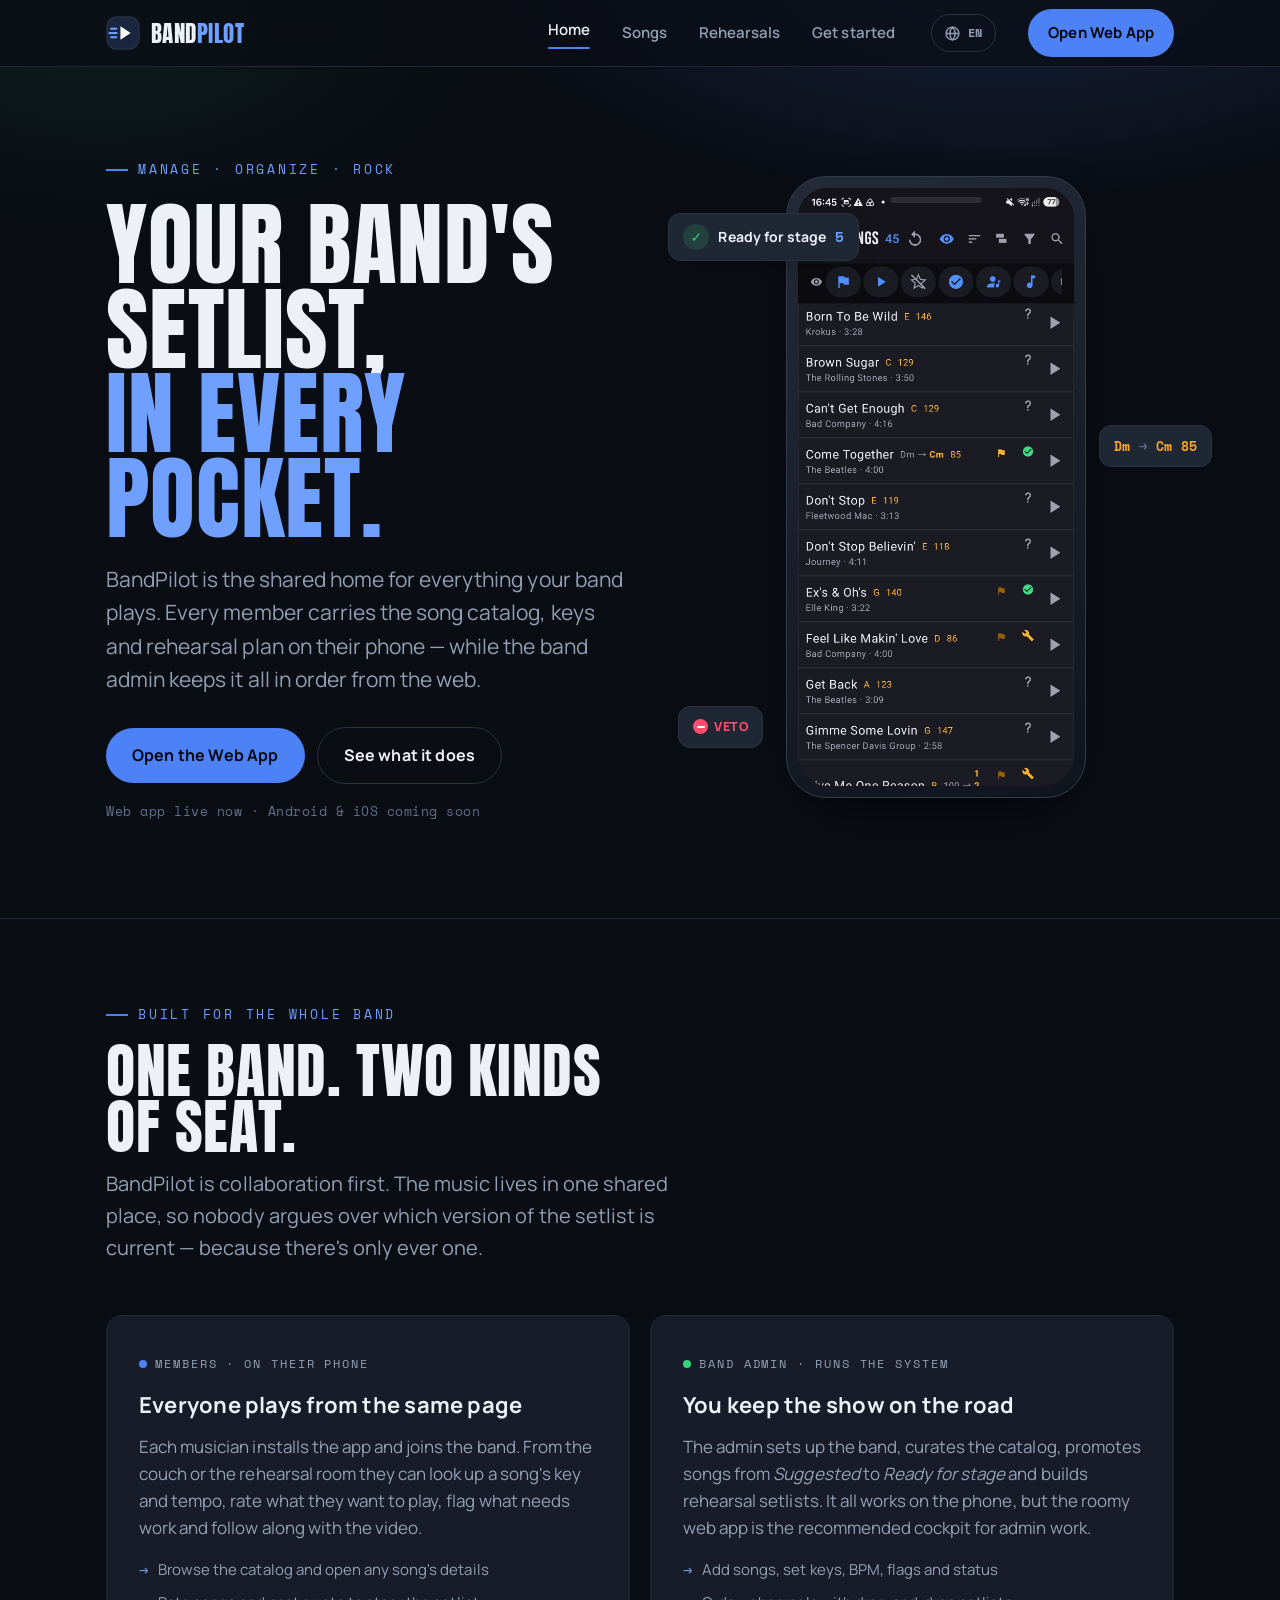
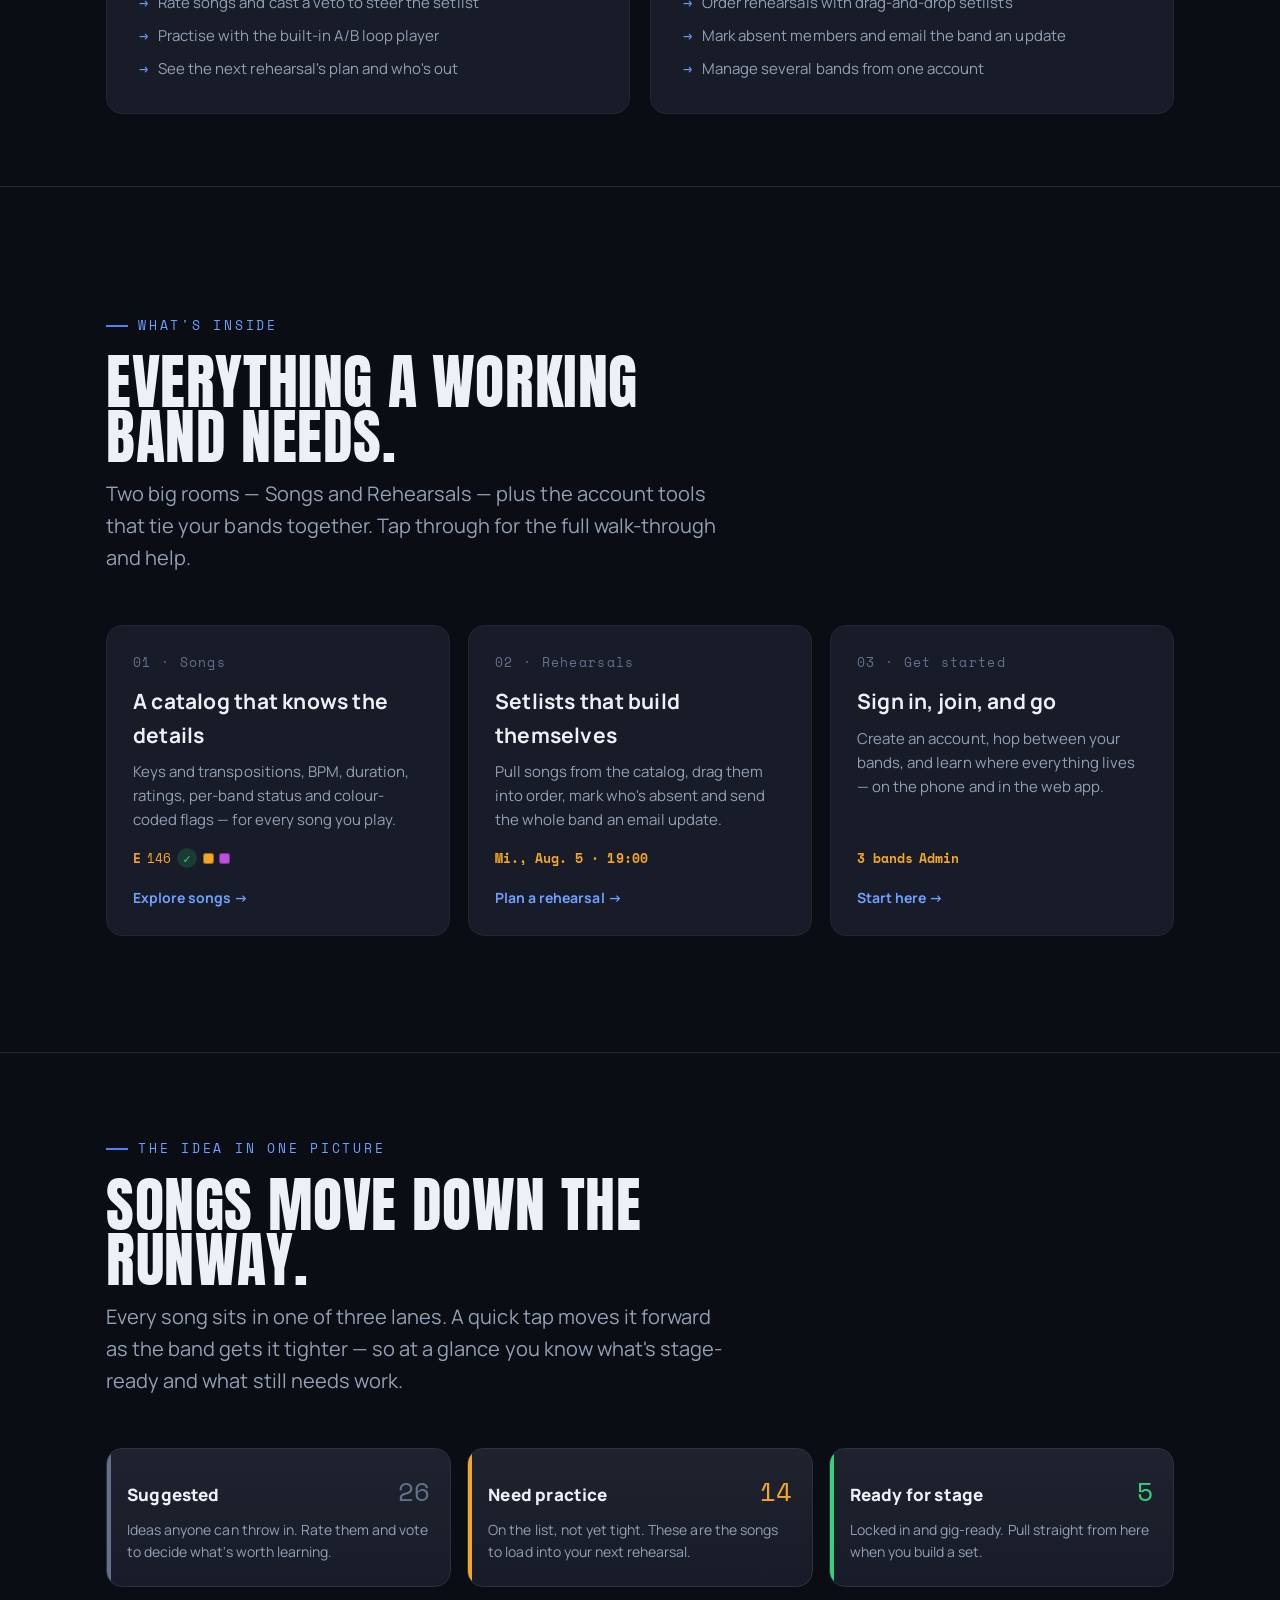
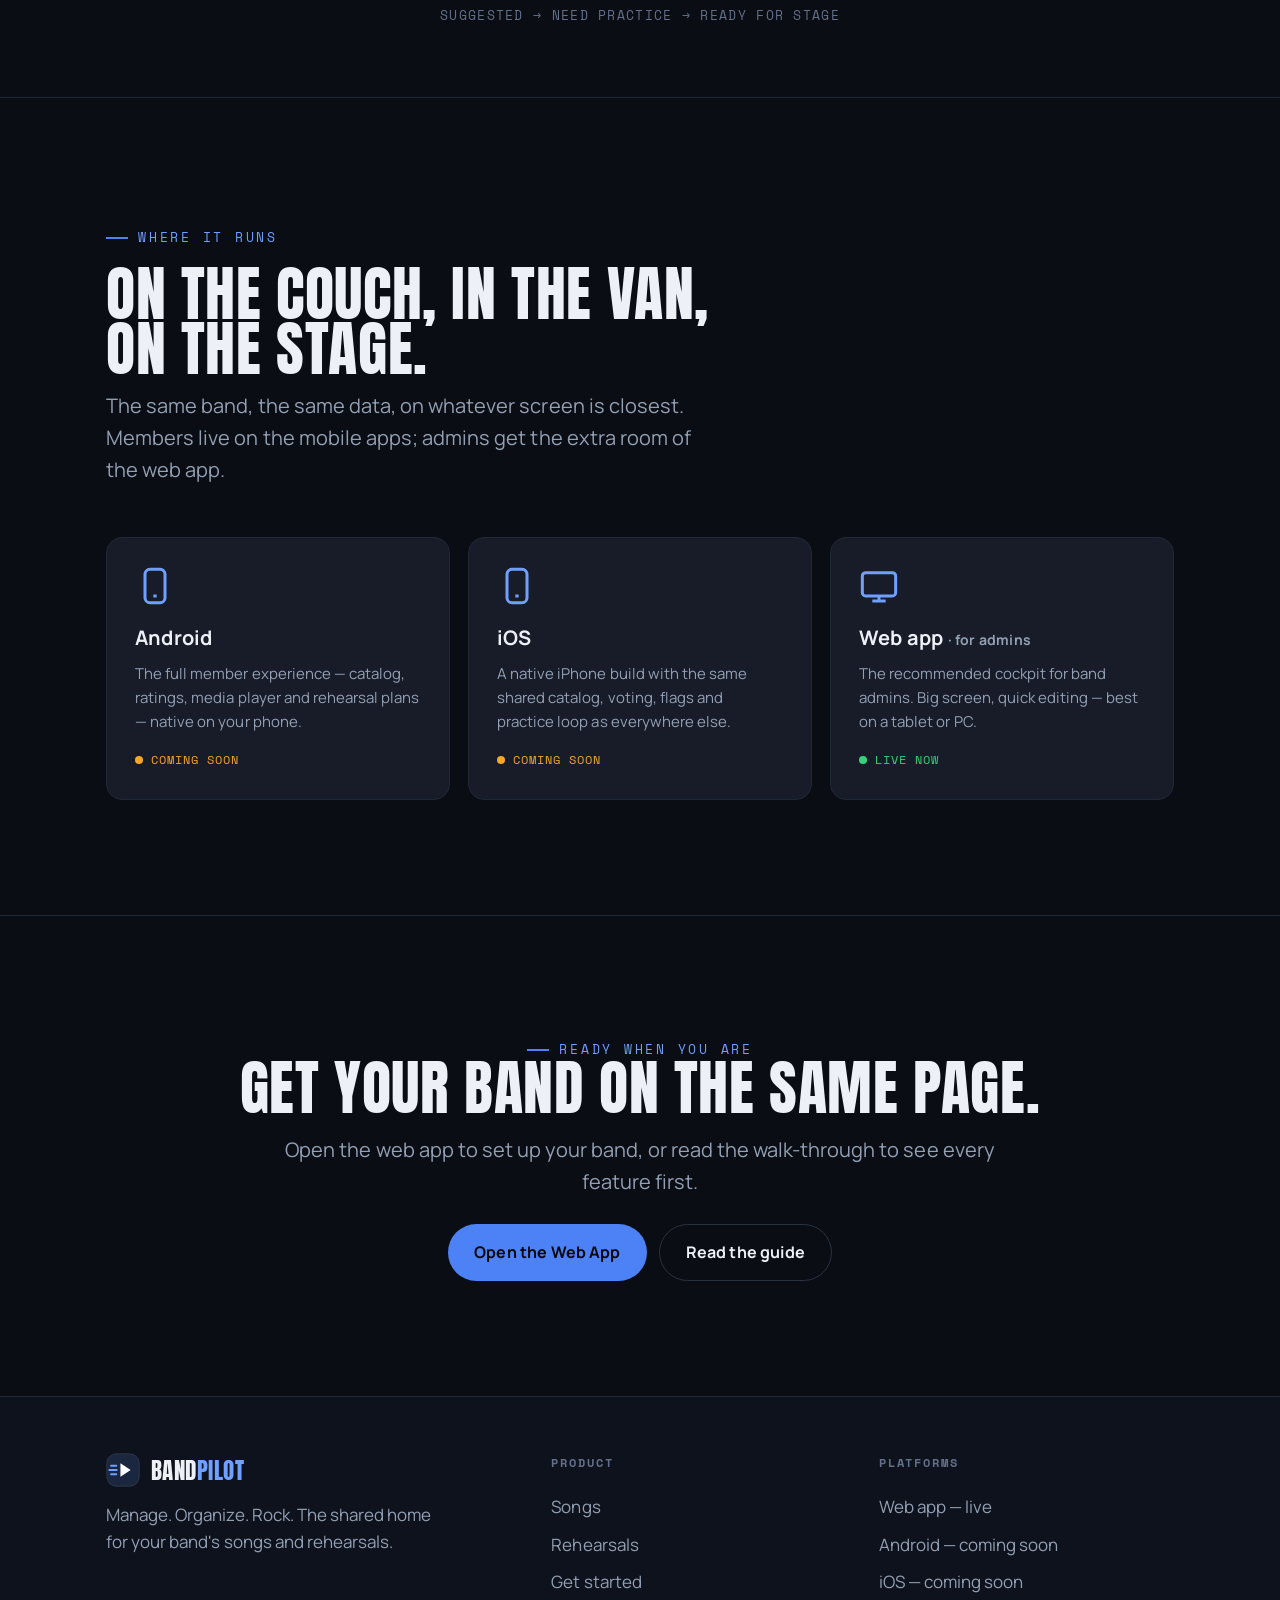
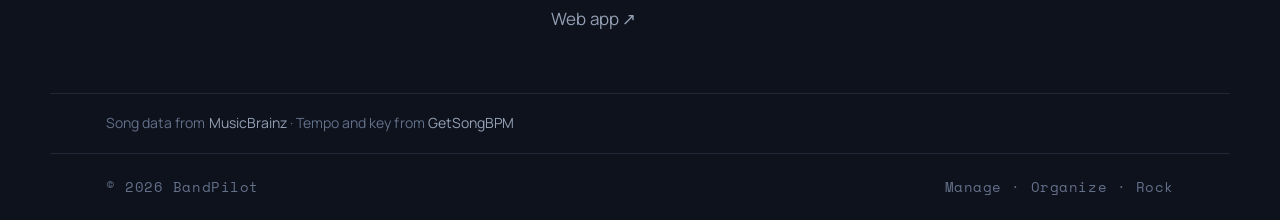
<file: index.html>
<!DOCTYPE html>
<html lang="en">
<head>
  <meta charset="UTF-8" />
  <meta name="viewport" content="width=device-width, initial-scale=1.0" />
  <title data-i18n="home.metaTitle">BandPilot — your band's songs & rehearsals, in every pocket</title>
  <meta name="description" data-i18n-content="home.metaDesc" content="BandPilot keeps your band on the same page: a shared song catalog with keys, BPM, ratings and flags, plus rehearsal setlists and email updates. Android, iOS and a web app for band admins." />
  <link rel="icon" href="assets/img/favicon.svg" type="image/svg+xml" />
  <link rel="preconnect" href="https://fonts.googleapis.com" />
  <link rel="preconnect" href="https://fonts.gstatic.com" crossorigin />
  <link href="https://fonts.googleapis.com/css2?family=Anton&family=Manrope:wght@400;600;700;800&family=Space+Mono:wght@400;700&family=Noto+Sans+Georgian:wght@400;600;700;800&display=swap" rel="stylesheet" />
  <script>
  (function(){var d=document.documentElement;d.classList.add("js");
  var SUP=["en","de","fr","ka"],l=null;try{var s=localStorage.getItem("bp-lang");if(s&&SUP.indexOf(s)>-1)l=s;}catch(e){}
  if(!l){var n=navigator.languages||[navigator.language||"en"];for(var i=0;i<n.length;i++){var b=(n[i]||"").slice(0,2).toLowerCase();if(SUP.indexOf(b)>-1){l=b;break;}}}
  l=l||"en";d.lang=l;window.__bpLang=l;if(l!=="en"){d.className+=" i18n-pending";setTimeout(function(){d.classList.remove("i18n-pending");},1500);}})();
  </script>
  <link rel="stylesheet" href="assets/css/site.css" />
</head>
<body>
  <!-- ============ HEADER ============ -->
  <header class="site-header">
    <div class="wrap nav">
      <a class="brand" href="index.html" aria-label="BandPilot home">
        <svg class="brand__mark" viewBox="0 0 40 40" fill="none" aria-hidden="true">
          <defs><linearGradient id="m1" x1="0" y1="0" x2="40" y2="40"><stop stop-color="#1b2740"/><stop offset="1" stop-color="#0c1220"/></linearGradient></defs>
          <rect x="1" y="1" width="38" height="38" rx="11" fill="url(#m1)" stroke="#333c4d"/>
          <path d="M6 15h6M4 20h8.5M6 25h6" stroke="#6FA0FF" stroke-width="2.4" stroke-linecap="round"/>
          <path d="M17 12l12 8-12 8z" fill="#fff"/>
        </svg>
        <span class="brand__word"><b>Band</b><b class="pi">Pilot</b></span>
      </a>
      <nav class="nav__links" aria-label="Primary">
        <a href="index.html" class="is-active" data-i18n="nav.home">Home</a>
        <a href="songs.html" data-i18n="nav.songs">Songs</a>
        <a href="rehearsals.html" data-i18n="nav.rehearsals">Rehearsals</a>
        <a href="getting-started.html" data-i18n="nav.start">Get started</a>
      </nav>
      <div class="langswitch">
        <button class="langswitch__btn" aria-haspopup="true" aria-expanded="false" data-i18n-aria-label="common.changeLang" aria-label="Change language">
          <svg viewBox="0 0 24 24" fill="none" stroke="currentColor" stroke-width="2" aria-hidden="true"><circle cx="12" cy="12" r="9"/><path d="M3 12h18M12 3c2.5 2.7 3.8 6 3.8 9s-1.3 6.3-3.8 9c-2.5-2.7-3.8-6-3.8-9s1.3-6.3 3.8-9z"/></svg>
          <span class="langswitch__cur">EN</span>
        </button>
        <div class="langswitch__menu" role="menu">
          <button data-lang="en" role="menuitem">English <span class="tick">✓</span></button>
          <button data-lang="de" role="menuitem">Deutsch <span class="tick">✓</span></button>
          <button data-lang="fr" role="menuitem">Français <span class="tick">✓</span></button>
          <button data-lang="ka" role="menuitem">ქართული <span class="tick">✓</span></button>
        </div>
      </div>
      <a class="btn btn--primary nav__cta" href="https://app.bandpilot.net" target="_blank" rel="noopener" data-i18n="nav.openWebApp">Open Web App</a>
      <button class="nav__toggle" data-i18n-aria-label="common.openMenu" aria-label="Open menu" aria-expanded="false">
        <svg width="22" height="22" viewBox="0 0 24 24" fill="none" stroke="currentColor" stroke-width="2.2" stroke-linecap="round"><path d="M3 6h18M3 12h18M3 18h18"/></svg>
      </button>
    </div>
    <div class="mobile-menu">
      <a href="index.html" data-i18n="nav.home">Home</a>
      <a href="songs.html" data-i18n="nav.songs">Songs</a>
      <a href="rehearsals.html" data-i18n="nav.rehearsals">Rehearsals</a>
      <a href="getting-started.html" data-i18n="nav.start">Get started</a>
      <a class="btn btn--primary" href="https://app.bandpilot.net" target="_blank" rel="noopener" data-i18n="nav.openWebApp">Open Web App</a>
      <div class="langrow">
        <button data-lang="en">EN</button>
        <button data-lang="de">DE</button>
        <button data-lang="fr">FR</button>
        <button data-lang="ka">KA</button>
      </div>
    </div>
  </header>

  <main>
    <!-- ============ HERO ============ -->
    <section class="section hero">
      <div class="wrap hero__grid">
        <div class="hero__text reveal">
          <p class="eyebrow hero__eyebrow">Manage · Organize · Rock</p>
          <h1 class="display" data-i18n="home.heroTitle">Your band's setlist,<br><span class="accent">in every pocket.</span></h1>
          <p class="lead hero__lead" data-i18n="home.heroLead">BandPilot is the shared home for everything your band plays. Every member carries the song catalog, keys and rehearsal plan on their phone — while the band admin keeps it all in order from the web.</p>
          <div class="hero__cta">
            <a class="btn btn--primary btn--lg" href="https://app.bandpilot.net" target="_blank" rel="noopener" data-i18n="common.openWebAppCta">Open the Web App</a>
            <a class="btn btn--ghost btn--lg" href="#features" data-i18n="home.heroSee">See what it does</a>
          </div>
          <p class="hero__note" data-i18n="common.liveNote">Web app live now · Android &amp; iOS coming soon</p>
        </div>

        <div class="hero__stage reveal" data-d="1">
          <div class="floaty floaty--ready">
            <span class="status status--ready">✓</span> <span data-i18n="pipe.ready">Ready for stage</span> <span class="count">5</span>
          </div>
          <div class="floaty floaty--key">
            <span class="key">Dm <span class="arrow">→</span> Cm</span> <span class="bpm">85</span>
          </div>
          <div class="floaty floaty--veto">
            <span class="veto"><span class="dot"></span><span data-i18n="common.veto">Veto</span></span>
          </div>
          <div class="phone">
            <div class="phone__screen">
              <img src="assets/img/songs-detail-rows.jpg" data-i18n-alt="home.heroImgAlt" alt="The BandPilot song list showing titles, artists, keys, BPM and status icons" loading="eager" width="1080" height="2340" />
            </div>
          </div>
        </div>
      </div>
    </section>

    <!-- ============ ROLES / COLLABORATION ============ -->
    <section class="section section--tight divider" id="collaboration">
      <div class="wrap">
        <div class="section-head reveal">
          <p class="eyebrow" data-i18n="home.rolesEyebrow">Built for the whole band</p>
          <h2 class="display" data-i18n="home.rolesTitle">One band. Two kinds of&nbsp;seat.</h2>
          <p class="lead" data-i18n="home.rolesLead">BandPilot is collaboration first. The music lives in one shared place, so nobody argues over which version of the setlist is current — because there's only ever one.</p>
        </div>
        <div class="roles">
          <div class="role role--member reveal">
            <span class="role__tag"><span class="d"></span><span data-i18n="home.memberTag">Members · on their phone</span></span>
            <h3 data-i18n="home.memberTitle">Everyone plays from the same page</h3>
            <p data-i18n="home.memberBody">Each musician installs the app and joins the band. From the couch or the rehearsal room they can look up a song's key and tempo, rate what they want to play, flag what needs work and follow along with the video.</p>
            <ul>
              <li data-i18n="home.member1">Browse the catalog and open any song's details</li>
              <li data-i18n="home.member2">Rate songs and cast a veto to steer the setlist</li>
              <li data-i18n="home.member3">Practise with the built-in A/B loop player</li>
              <li data-i18n="home.member4">See the next rehearsal's plan and who's out</li>
            </ul>
          </div>
          <div class="role role--admin reveal" data-d="1">
            <span class="role__tag"><span class="d"></span><span data-i18n="home.adminTag">Band admin · runs the system</span></span>
            <h3 data-i18n="home.adminTitle">You keep the show on the road</h3>
            <p data-i18n="home.adminBody">The admin sets up the band, curates the catalog, promotes songs from <em>Suggested</em> to <em>Ready for stage</em> and builds rehearsal setlists. It all works on the phone, but the roomy web app is the recommended cockpit for admin work.</p>
            <ul>
              <li data-i18n="home.admin1">Add songs, set keys, BPM, flags and status</li>
              <li data-i18n="home.admin2">Order rehearsals with drag-and-drop setlists</li>
              <li data-i18n="home.admin3">Mark absent members and email the band an update</li>
              <li data-i18n="home.admin4">Manage several bands from one account</li>
            </ul>
          </div>
        </div>
      </div>
    </section>

    <!-- ============ FEATURE OVERVIEW ============ -->
    <section class="section divider" id="features">
      <div class="wrap">
        <div class="section-head reveal">
          <p class="eyebrow" data-i18n="home.featEyebrow">What's inside</p>
          <h2 class="display" data-i18n="home.featTitle">Everything a working band needs.</h2>
          <p class="lead" data-i18n="home.featLead">Two big rooms — Songs and Rehearsals — plus the account tools that tie your bands together. Tap through for the full walk-through and help.</p>
        </div>
        <div class="cards">
          <a class="card reveal" href="songs.html">
            <span class="card__no" data-i18n="home.card1No">01 · Songs</span>
            <h3 data-i18n="home.card1Title">A catalog that knows the details</h3>
            <p data-i18n="home.card1Body">Keys and transpositions, BPM, duration, ratings, per-band status and colour-coded flags — for every song you play.</p>
            <div class="card__chips">
              <span class="key">E</span><span class="bpm">146</span>
              <span class="status status--ready" style="width:20px;height:20px;font-size:11px">✓</span>
              <span class="flags"><span class="flag flag--cowbell"></span><span class="flag flag--gitsolo"></span></span>
            </div>
            <span class="card__more" data-i18n="home.card1More">Explore songs →</span>
          </a>
          <a class="card reveal" data-d="1" href="rehearsals.html">
            <span class="card__no" data-i18n="home.card2No">02 · Rehearsals</span>
            <h3 data-i18n="home.card2Title">Setlists that build themselves</h3>
            <p data-i18n="home.card2Body">Pull songs from the catalog, drag them into order, mark who's absent and send the whole band an email update.</p>
            <div class="card__chips">
              <span class="key">Mi., Aug. 5 · 19:00</span>
            </div>
            <span class="card__more" data-i18n="home.card2More">Plan a rehearsal →</span>
          </a>
          <a class="card reveal" data-d="2" href="getting-started.html">
            <span class="card__no" data-i18n="home.card3No">03 · Get started</span>
            <h3 data-i18n="home.card3Title">Sign in, join, and go</h3>
            <p data-i18n="home.card3Body">Create an account, hop between your bands, and learn where everything lives — on the phone and in the web app.</p>
            <div class="card__chips">
              <span class="key">3 bands</span><span class="key">Admin</span>
            </div>
            <span class="card__more" data-i18n="home.card3More">Start here →</span>
          </a>
        </div>
      </div>
    </section>

    <!-- ============ SIGNATURE: STATUS PIPELINE ============ -->
    <section class="section section--tight divider">
      <div class="wrap">
        <div class="section-head reveal">
          <p class="eyebrow" data-i18n="home.pipeEyebrow">The idea in one picture</p>
          <h2 class="display" data-i18n="home.pipeTitle">Songs move down the runway.</h2>
          <p class="lead" data-i18n="home.pipeLead">Every song sits in one of three lanes. A quick tap moves it forward as the band gets it tighter — so at a glance you know what's stage-ready and what still needs work.</p>
        </div>
        <div class="pipeline">
          <div class="stage stage--suggested reveal">
            <span class="stage__bar"></span>
            <div class="stage__top"><span class="stage__name" data-i18n="pipe.suggested">Suggested</span><span class="stage__count">26</span></div>
            <p data-i18n="home.pipeSuggested">Ideas anyone can throw in. Rate them and vote to decide what's worth learning.</p>
          </div>
          <div class="stage stage--practice reveal" data-d="1">
            <span class="stage__bar"></span>
            <div class="stage__top"><span class="stage__name" data-i18n="pipe.practice">Need practice</span><span class="stage__count">14</span></div>
            <p data-i18n="home.pipePractice">On the list, not yet tight. These are the songs to load into your next rehearsal.</p>
          </div>
          <div class="stage stage--ready reveal" data-d="2">
            <span class="stage__bar"></span>
            <div class="stage__top"><span class="stage__name" data-i18n="pipe.ready">Ready for stage</span><span class="stage__count">5</span></div>
            <p data-i18n="home.pipeReady">Locked in and gig-ready. Pull straight from here when you build a set.</p>
          </div>
        </div>
        <p class="stage__flow reveal">SUGGESTED → NEED PRACTICE → READY FOR STAGE</p>
      </div>
    </section>

    <!-- ============ PLATFORMS ============ -->
    <section class="section divider" id="platforms">
      <div class="wrap">
        <div class="section-head reveal">
          <p class="eyebrow" data-i18n="home.platEyebrow">Where it runs</p>
          <h2 class="display" data-i18n="home.platTitle">On the couch, in the van, on the stage.</h2>
          <p class="lead" data-i18n="home.platLead">The same band, the same data, on whatever screen is closest. Members live on the mobile apps; admins get the extra room of the web app.</p>
        </div>
        <div class="platforms">
          <div class="plat reveal">
            <svg class="plat__ico" viewBox="0 0 24 24" fill="none" stroke="currentColor" stroke-width="1.8"><rect x="6" y="2" width="12" height="20" rx="3"/><path d="M11 18h2"/></svg>
            <h3>Android</h3>
            <p data-i18n="home.platAndroidBody">The full member experience — catalog, ratings, media player and rehearsal plans — native on your phone.</p>
            <span class="plat__status is-soon"><span class="d"></span><span data-i18n="common.comingSoon">Coming soon</span></span>
          </div>
          <div class="plat reveal" data-d="1">
            <svg class="plat__ico" viewBox="0 0 24 24" fill="none" stroke="currentColor" stroke-width="1.8"><rect x="6" y="2" width="12" height="20" rx="3"/><path d="M11 18h2"/></svg>
            <h3>iOS</h3>
            <p data-i18n="home.platIosBody">A native iPhone build with the same shared catalog, voting, flags and practice loop as everywhere else.</p>
            <span class="plat__status is-soon"><span class="d"></span><span data-i18n="common.comingSoon">Coming soon</span></span>
          </div>
          <div class="plat reveal" data-d="2">
            <svg class="plat__ico" viewBox="0 0 24 24" fill="none" stroke="currentColor" stroke-width="1.8"><rect x="2" y="4" width="20" height="14" rx="2"/><path d="M8 21h8M12 18v3"/></svg>
            <h3>Web app <span class="muted" style="font-size:14px">· <span data-i18n="home.platForAdmins">for admins</span></span></h3>
            <p data-i18n="home.platWebBody">The recommended cockpit for band admins. Big screen, quick editing — best on a tablet or PC.</p>
            <span class="plat__status is-live"><span class="d"></span><span data-i18n="common.liveNow">Live now</span></span>
          </div>
        </div>
      </div>
    </section>

    <!-- ============ CTA ============ -->
    <section class="section divider">
      <div class="wrap ctaband reveal">
        <p class="eyebrow" style="justify-content:center" data-i18n="home.ctaEyebrow">Ready when you are</p>
        <h2 class="display" data-i18n="home.ctaTitle">Get your band on the same page.</h2>
        <p class="lead" style="margin-inline:auto" data-i18n="home.ctaLead">Open the web app to set up your band, or read the walk-through to see every feature first.</p>
        <div class="btnrow">
          <a class="btn btn--primary btn--lg" href="https://app.bandpilot.net" target="_blank" rel="noopener" data-i18n="common.openWebAppCta">Open the Web App</a>
          <a class="btn btn--ghost btn--lg" href="getting-started.html" data-i18n="common.readGuide">Read the guide</a>
        </div>
      </div>
    </section>
  </main>

  <!-- ============ FOOTER ============ -->
  <footer class="site-footer">
    <div class="wrap footer__grid">
      <div>
        <a class="brand" href="index.html" aria-label="BandPilot home">
          <svg class="brand__mark" viewBox="0 0 40 40" fill="none" aria-hidden="true">
            <defs><linearGradient id="m2" x1="0" y1="0" x2="40" y2="40"><stop stop-color="#1b2740"/><stop offset="1" stop-color="#0c1220"/></linearGradient></defs>
            <rect x="1" y="1" width="38" height="38" rx="11" fill="url(#m2)" stroke="#333c4d"/>
            <path d="M6 15h6M4 20h8.5M6 25h6" stroke="#6FA0FF" stroke-width="2.4" stroke-linecap="round"/>
            <path d="M17 12l12 8-12 8z" fill="#fff"/>
          </svg>
          <span class="brand__word"><b>Band</b><b class="pi">Pilot</b></span>
        </a>
        <p class="footer__tag" data-i18n="footer.tagline">Manage. Organize. Rock. The shared home for your band's songs and rehearsals.</p>
      </div>
      <div class="footer">
        <h4 data-i18n="footer.product">Product</h4>
        <a href="songs.html" data-i18n="nav.songs">Songs</a>
        <a href="rehearsals.html" data-i18n="nav.rehearsals">Rehearsals</a>
        <a href="getting-started.html" data-i18n="nav.start">Get started</a>
        <a href="https://app.bandpilot.net" target="_blank" rel="noopener" data-i18n="footer.webAppLink">Web app ↗</a>
      </div>
      <div class="footer">
        <h4 data-i18n="footer.platforms">Platforms</h4>
        <a data-i18n="footer.platWeb">Web app — live</a>
        <a data-i18n="footer.platAndroid">Android — coming soon</a>
        <a data-i18n="footer.platIos">iOS — coming soon</a>
      </div>
    </div>
    <!-- Where the song facts in the app come from. The GetSongBPM link is a licence condition rather than
         a courtesy: its free API key requires a visible backlink and is withdrawn without notice if one is
         missing. It belongs on the public site, because the same credit inside the signed-in app cannot be
         seen by anyone checking. -->
    <div class="wrap footer__credits">
      <span data-i18n="footer.dataSources">Song data from <a href="https://musicbrainz.org" target="_blank" rel="noopener">MusicBrainz</a> · Tempo and key from <a href="https://getsongbpm.com" target="_blank" rel="noopener">GetSongBPM</a></span>
    </div>
    <div class="wrap footer__bottom">
      <span class="mono">© 2026 BandPilot</span>
      <span class="mono">Manage · Organize · Rock</span>
    </div>
  </footer>

  <script src="assets/i18n/translations.js"></script>
  <script src="assets/js/i18n.js"></script>
  <script src="assets/js/site.js"></script>
</body>
</html>
</file>
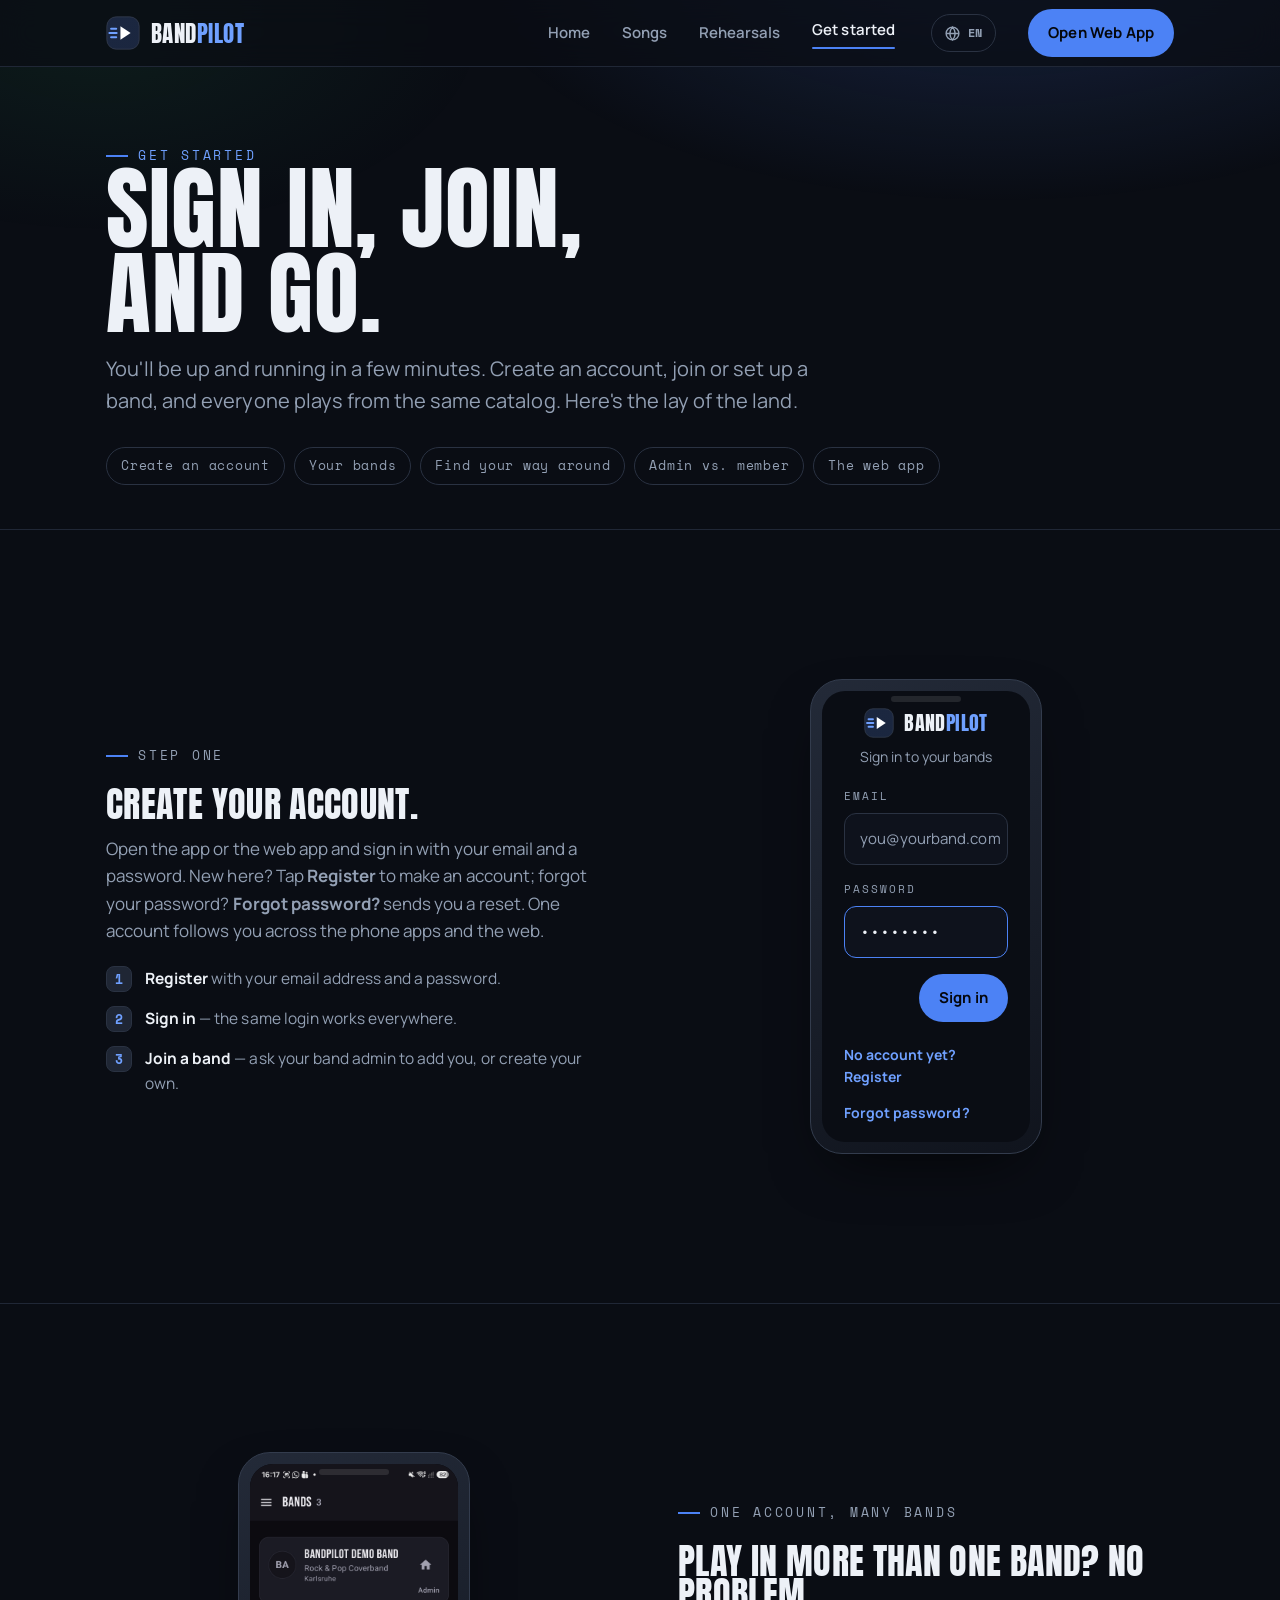
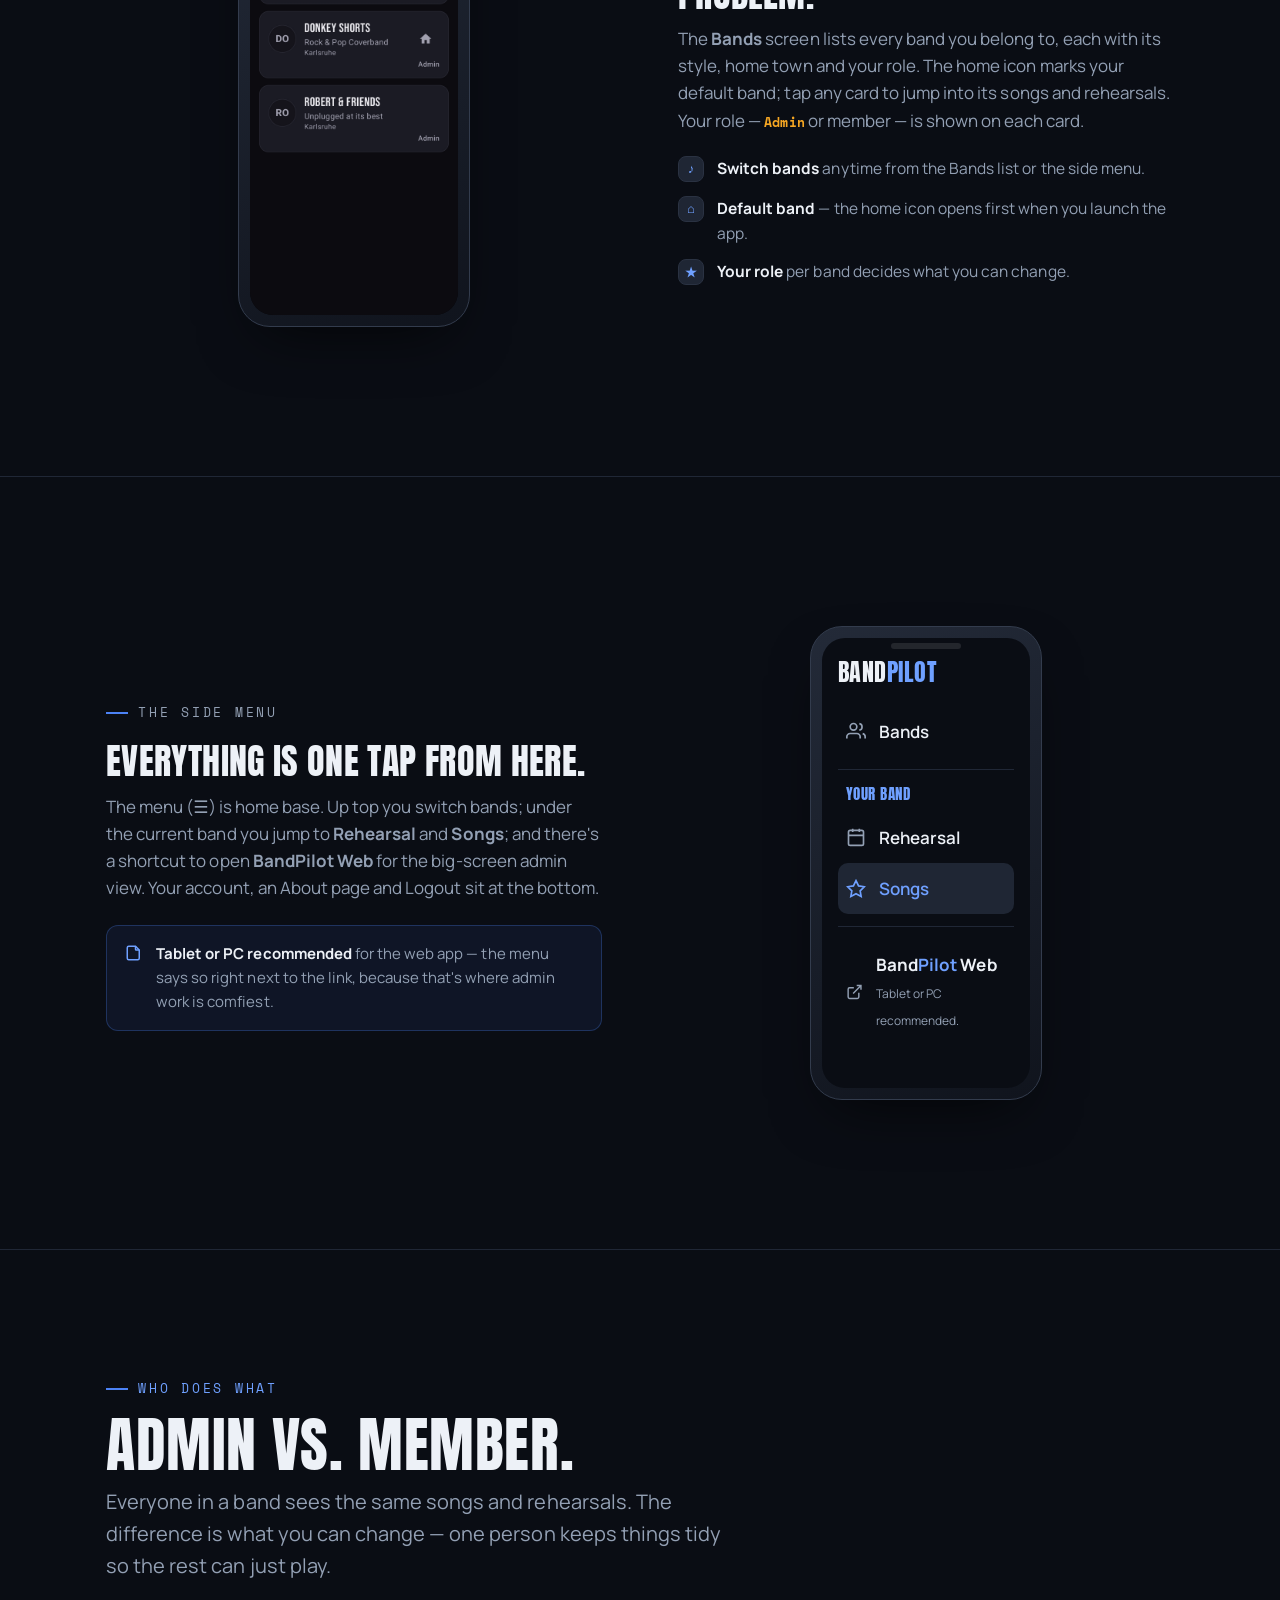
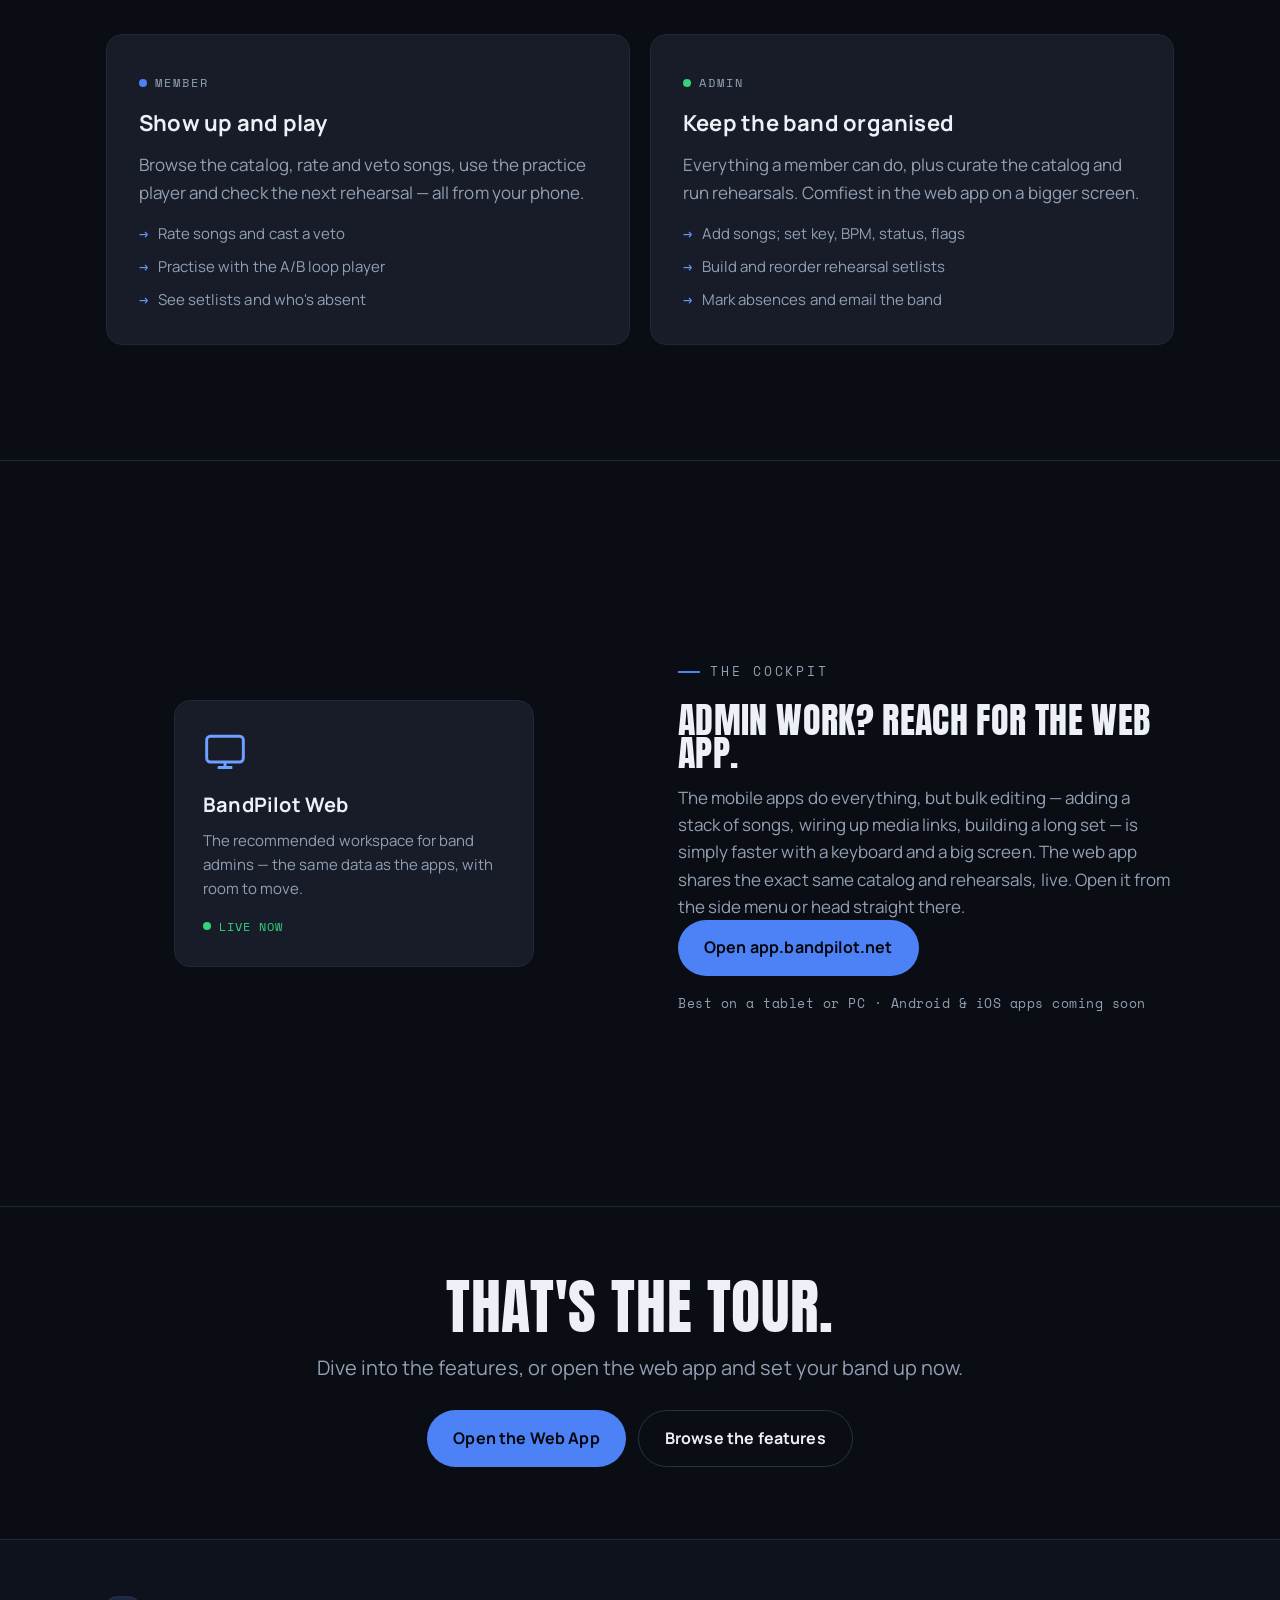
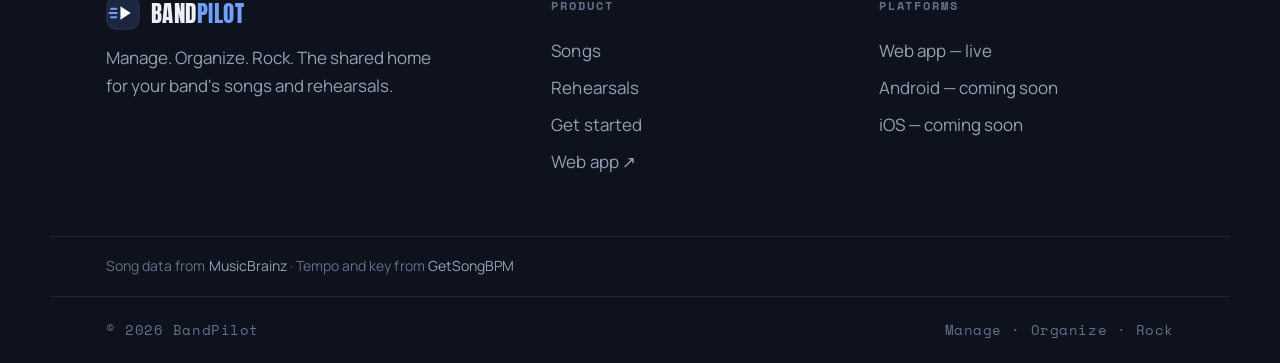
<file: getting-started.html>
<!DOCTYPE html>
<html lang="en">
<head>
  <meta charset="UTF-8" />
  <meta name="viewport" content="width=device-width, initial-scale=1.0" />
  <title data-i18n="start.metaTitle">Get started — BandPilot</title>
  <meta name="description" data-i18n-content="start.metaDesc" content="Getting started with BandPilot: create an account, switch between your bands, find your way around, and understand admin vs. member roles and the web app." />
  <link rel="icon" href="assets/img/favicon.svg" type="image/svg+xml" />
  <link rel="preconnect" href="https://fonts.googleapis.com" />
  <link rel="preconnect" href="https://fonts.gstatic.com" crossorigin />
  <link href="https://fonts.googleapis.com/css2?family=Anton&family=Manrope:wght@400;600;700;800&family=Space+Mono:wght@400;700&family=Noto+Sans+Georgian:wght@400;600;700;800&display=swap" rel="stylesheet" />
  <script>
  (function(){var d=document.documentElement;d.classList.add("js");
  var SUP=["en","de","fr","ka"],l=null;try{var s=localStorage.getItem("bp-lang");if(s&&SUP.indexOf(s)>-1)l=s;}catch(e){}
  if(!l){var n=navigator.languages||[navigator.language||"en"];for(var i=0;i<n.length;i++){var b=(n[i]||"").slice(0,2).toLowerCase();if(SUP.indexOf(b)>-1){l=b;break;}}}
  l=l||"en";d.lang=l;window.__bpLang=l;if(l!=="en"){d.className+=" i18n-pending";setTimeout(function(){d.classList.remove("i18n-pending");},1500);}})();
  </script>
  <link rel="stylesheet" href="assets/css/site.css" />
</head>
<body>
  <!-- ============ HEADER ============ -->
  <header class="site-header">
    <div class="wrap nav">
      <a class="brand" href="index.html" aria-label="BandPilot home">
        <svg class="brand__mark" viewBox="0 0 40 40" fill="none" aria-hidden="true">
          <defs><linearGradient id="m1" x1="0" y1="0" x2="40" y2="40"><stop stop-color="#1b2740"/><stop offset="1" stop-color="#0c1220"/></linearGradient></defs>
          <rect x="1" y="1" width="38" height="38" rx="11" fill="url(#m1)" stroke="#333c4d"/>
          <path d="M6 15h6M4 20h8.5M6 25h6" stroke="#6FA0FF" stroke-width="2.4" stroke-linecap="round"/>
          <path d="M17 12l12 8-12 8z" fill="#fff"/>
        </svg>
        <span class="brand__word"><b>Band</b><b class="pi">Pilot</b></span>
      </a>
      <nav class="nav__links" aria-label="Primary">
        <a href="index.html" data-i18n="nav.home">Home</a>
        <a href="songs.html" data-i18n="nav.songs">Songs</a>
        <a href="rehearsals.html" data-i18n="nav.rehearsals">Rehearsals</a>
        <a href="getting-started.html" class="is-active" data-i18n="nav.start">Get started</a>
      </nav>
      <div class="langswitch">
        <button class="langswitch__btn" aria-haspopup="true" aria-expanded="false" data-i18n-aria-label="common.changeLang" aria-label="Change language">
          <svg viewBox="0 0 24 24" fill="none" stroke="currentColor" stroke-width="2" aria-hidden="true"><circle cx="12" cy="12" r="9"/><path d="M3 12h18M12 3c2.5 2.7 3.8 6 3.8 9s-1.3 6.3-3.8 9c-2.5-2.7-3.8-6-3.8-9s1.3-6.3 3.8-9z"/></svg>
          <span class="langswitch__cur">EN</span>
        </button>
        <div class="langswitch__menu" role="menu">
          <button data-lang="en" role="menuitem">English <span class="tick">✓</span></button>
          <button data-lang="de" role="menuitem">Deutsch <span class="tick">✓</span></button>
          <button data-lang="fr" role="menuitem">Français <span class="tick">✓</span></button>
          <button data-lang="ka" role="menuitem">ქართული <span class="tick">✓</span></button>
        </div>
      </div>
      <a class="btn btn--primary nav__cta" href="https://app.bandpilot.net" target="_blank" rel="noopener" data-i18n="nav.openWebApp">Open Web App</a>
      <button class="nav__toggle" data-i18n-aria-label="common.openMenu" aria-label="Open menu" aria-expanded="false">
        <svg width="22" height="22" viewBox="0 0 24 24" fill="none" stroke="currentColor" stroke-width="2.2" stroke-linecap="round"><path d="M3 6h18M3 12h18M3 18h18"/></svg>
      </button>
    </div>
    <div class="mobile-menu">
      <a href="index.html" data-i18n="nav.home">Home</a>
      <a href="songs.html" data-i18n="nav.songs">Songs</a>
      <a href="rehearsals.html" data-i18n="nav.rehearsals">Rehearsals</a>
      <a href="getting-started.html" data-i18n="nav.start">Get started</a>
      <a class="btn btn--primary" href="https://app.bandpilot.net" target="_blank" rel="noopener" data-i18n="nav.openWebApp">Open Web App</a>
      <div class="langrow">
        <button data-lang="en">EN</button>
        <button data-lang="de">DE</button>
        <button data-lang="fr">FR</button>
        <button data-lang="ka">KA</button>
      </div>
    </div>
  </header>

  <main>
    <!-- ============ PAGE INTRO ============ -->
    <section class="section pageintro">
      <div class="wrap">
        <p class="eyebrow reveal" data-i18n="start.introEyebrow">Get started</p>
        <h1 class="display reveal" data-d="1" data-i18n="start.introTitle">Sign in, join,<br>and go.</h1>
        <p class="lead reveal" data-d="1" data-i18n="start.introLead">You'll be up and running in a few minutes. Create an account, join or set up a band, and everyone plays from the same catalog. Here's the lay of the land.</p>
        <nav class="jumpnav reveal" data-d="2" data-i18n-aria-label="common.onThisPage" aria-label="On this page">
          <a href="#account" data-i18n="start.jumpAccount">Create an account</a>
          <a href="#bands" data-i18n="start.jumpBands">Your bands</a>
          <a href="#around" data-i18n="start.jumpAround">Find your way around</a>
          <a href="#roles" data-i18n="start.jumpRoles">Admin vs. member</a>
          <a href="#web" data-i18n="start.jumpWeb">The web app</a>
        </nav>
      </div>
    </section>

    <!-- ============ ACCOUNT ============ -->
    <section class="section section--tight divider anchor" id="account">
      <div class="wrap">
        <div class="feature reveal">
          <div class="feature__text">
            <p class="eyebrow" data-i18n="start.accountEyebrow">Step one</p>
            <h3 class="display" data-i18n="start.accountTitle">Create your account.</h3>
            <p data-i18n="start.accountBody">Open the app or the web app and sign in with your email and a password. New here? Tap <b>Register</b> to make an account; forgot your password? <b>Forgot password?</b> sends you a reset. One account follows you across the phone apps and the web.</p>
            <ul class="howto">
              <li><span class="n">1</span><span data-i18n="start.account1"><b>Register</b> with your email address and a password.</span></li>
              <li><span class="n">2</span><span data-i18n="start.account2"><b>Sign in</b> — the same login works everywhere.</span></li>
              <li><span class="n">3</span><span data-i18n="start.account3"><b>Join a band</b> — ask your band admin to add you, or create your own.</span></li>
            </ul>
          </div>
          <div class="feature__media">
            <!-- Recreated login screen (illustrative — not a real screenshot) -->
            <div class="phone phone--sm">
              <div class="phone__screen" style="background:var(--ink); display:flex; align-items:center;">
                <div class="mock" style="border:0; box-shadow:none; background:transparent; width:100%;">
                  <div class="mock__logo" style="justify-content:center; margin-bottom:8px;">
                    <svg class="brand__mark" viewBox="0 0 40 40" fill="none" aria-hidden="true" style="width:30px;height:30px">
                      <defs><linearGradient id="lg" x1="0" y1="0" x2="40" y2="40"><stop stop-color="#1b2740"/><stop offset="1" stop-color="#0c1220"/></linearGradient></defs>
                      <rect x="1" y="1" width="38" height="38" rx="11" fill="url(#lg)" stroke="#333c4d"/>
                      <path d="M6 15h6M4 20h8.5M6 25h6" stroke="#6FA0FF" stroke-width="2.4" stroke-linecap="round"/>
                      <path d="M17 12l12 8-12 8z" fill="#fff"/>
                    </svg>
                    <span class="brand__word" style="font-size:20px"><b>Band</b><b class="pi">Pilot</b></span>
                  </div>
                  <p class="muted" style="text-align:center; font-size:14px; margin-bottom:20px" data-i18n="start.loginSubtitle">Sign in to your bands</p>
                  <label data-i18n="start.loginEmail">Email</label>
                  <div class="field">you@yourband.com</div>
                  <label data-i18n="start.loginPassword">Password</label>
                  <div class="field field--focus">••••••••</div>
                  <div class="signin"><span class="btn btn--primary" aria-hidden="true" data-i18n="start.loginBtn">Sign in</span></div>
                  <p class="accent" style="font-size:14px; margin-top:22px; font-weight:700" data-i18n="start.loginRegister">No account yet? Register</p>
                  <p class="accent" style="font-size:14px; margin-top:14px; font-weight:700" data-i18n="start.loginForgot">Forgot password?</p>
                </div>
              </div>
            </div>
          </div>
        </div>
      </div>
    </section>

    <!-- ============ BANDS ============ -->
    <section class="section section--tight divider anchor" id="bands">
      <div class="wrap">
        <div class="feature feature--flip reveal">
          <div class="feature__text">
            <p class="eyebrow" data-i18n="start.bandsEyebrow">One account, many bands</p>
            <h3 class="display" data-i18n="start.bandsTitle">Play in more than one band? No problem.</h3>
            <p data-i18n="start.bandsBody">The <b>Bands</b> screen lists every band you belong to, each with its style, home town and your role. The home icon marks your default band; tap any card to jump into its songs and rehearsals. Your role — <span class="key">Admin</span> or member — is shown on each card.</p>
            <ul class="howto">
              <li><span class="n">♪</span><span data-i18n="start.bands1"><b>Switch bands</b> anytime from the Bands list or the side menu.</span></li>
              <li><span class="n">⌂</span><span data-i18n="start.bands2"><b>Default band</b> — the home icon opens first when you launch the app.</span></li>
              <li><span class="n">★</span><span data-i18n="start.bands3"><b>Your role</b> per band decides what you can change.</span></li>
            </ul>
          </div>
          <div class="feature__media">
            <div class="phone phone--sm"><div class="phone__screen"><img src="assets/img/bands-list.jpg" data-i18n-alt="start.bandsAlt" alt="The Bands screen listing three bands with style, town and role" loading="lazy" width="1080" height="2340" /></div></div>
          </div>
        </div>
      </div>
    </section>

    <!-- ============ AROUND ============ -->
    <section class="section section--tight divider anchor" id="around">
      <div class="wrap">
        <div class="feature reveal">
          <div class="feature__text">
            <p class="eyebrow" data-i18n="start.aroundEyebrow">The side menu</p>
            <h3 class="display" data-i18n="start.aroundTitle">Everything is one tap from here.</h3>
            <p data-i18n="start.aroundBody">The menu (☰) is home base. Up top you switch bands; under the current band you jump to <b>Rehearsal</b> and <b>Songs</b>; and there's a shortcut to open <b>BandPilot Web</b> for the big-screen admin view. Your account, an About page and Logout sit at the bottom.</p>
            <div class="note">
              <svg class="ic" width="18" height="18" viewBox="0 0 24 24" fill="none" stroke="currentColor" stroke-width="2"><path d="M14 3v4a1 1 0 0 0 1 1h4"/><path d="M5 3h9l5 5v11a2 2 0 0 1-2 2H5a2 2 0 0 1-2-2V5a2 2 0 0 1 2-2Z"/></svg>
              <p data-i18n="start.aroundNote"><b>Tablet or PC recommended</b> for the web app — the menu says so right next to the link, because that's where admin work is comfiest.</p>
            </div>
          </div>
          <div class="feature__media">
            <!-- Recreated navigation drawer (illustrative — not a real screenshot) -->
            <div class="phone phone--sm">
              <div class="phone__screen" style="background:var(--ink);">
                <div style="padding:22px 16px; height:100%;">
                  <span class="brand__word" style="font-size:24px; display:block; margin-bottom:22px"><b>Band</b><b class="pi">Pilot</b></span>
                  <div class="mock" style="border:0; box-shadow:none; background:transparent; padding:0;">
                    <div class="drawer-item">
                      <svg class="ic" viewBox="0 0 24 24" fill="none" stroke="currentColor" stroke-width="2"><path d="M17 21v-2a4 4 0 0 0-4-4H5a4 4 0 0 0-4 4v2"/><circle cx="9" cy="7" r="4"/><path d="M23 21v-2a4 4 0 0 0-3-3.87M16 3.13A4 4 0 0 1 16 11"/></svg>
                      <span data-i18n="start.drawerBands">Bands</span>
                    </div>
                    <div class="drawer-sep"></div>
                    <div class="drawer-band" data-i18n="start.drawerYourBand">Your band</div>
                    <div class="drawer-item">
                      <svg class="ic" viewBox="0 0 24 24" fill="none" stroke="currentColor" stroke-width="2"><rect x="3" y="4" width="18" height="18" rx="2"/><path d="M16 2v4M8 2v4M3 10h18"/></svg>
                      <span data-i18n="start.drawerRehearsal">Rehearsal</span>
                    </div>
                    <div class="drawer-item is-active">
                      <svg class="ic" viewBox="0 0 24 24" fill="none" stroke="#6FA0FF" stroke-width="2"><path d="m12 2 3.09 6.26L22 9.27l-5 4.87 1.18 6.88L12 17.77l-6.18 3.25L7 14.14l-5-4.87 6.91-1.01L12 2z"/></svg>
                      <span data-i18n="start.drawerSongs">Songs</span>
                    </div>
                    <div class="drawer-sep"></div>
                    <div class="drawer-item">
                      <svg class="ic" viewBox="0 0 24 24" fill="none" stroke="currentColor" stroke-width="2"><path d="M18 13v6a2 2 0 0 1-2 2H5a2 2 0 0 1-2-2V8a2 2 0 0 1 2-2h6"/><path d="M15 3h6v6M10 14 21 3"/></svg>
                      <span><b>Band<span class="pi" style="color:var(--pilot-bright)">Pilot</span> Web</b><br><span class="muted" style="font-size:12px; font-weight:400" data-i18n="start.drawerWebHint">Tablet or PC recommended.</span></span>
                    </div>
                  </div>
                </div>
              </div>
            </div>
          </div>
        </div>
      </div>
    </section>

    <!-- ============ ROLES ============ -->
    <section class="section divider anchor" id="roles">
      <div class="wrap">
        <div class="section-head reveal">
          <p class="eyebrow" data-i18n="start.rolesEyebrow">Who does what</p>
          <h2 class="display" data-i18n="start.rolesTitle">Admin vs. member.</h2>
          <p class="lead" data-i18n="start.rolesLead">Everyone in a band sees the same songs and rehearsals. The difference is what you can change — one person keeps things tidy so the rest can just play.</p>
        </div>
        <div class="roles">
          <div class="role role--member reveal">
            <span class="role__tag"><span class="d"></span><span data-i18n="start.roleMemberTag">Member</span></span>
            <h3 data-i18n="start.roleMemberTitle">Show up and play</h3>
            <p data-i18n="start.roleMemberBody">Browse the catalog, rate and veto songs, use the practice player and check the next rehearsal — all from your phone.</p>
            <ul>
              <li data-i18n="start.roleMember1">Rate songs and cast a veto</li>
              <li data-i18n="start.roleMember2">Practise with the A/B loop player</li>
              <li data-i18n="start.roleMember3">See setlists and who's absent</li>
            </ul>
          </div>
          <div class="role role--admin reveal" data-d="1">
            <span class="role__tag"><span class="d"></span><span data-i18n="start.roleAdminTag">Admin</span></span>
            <h3 data-i18n="start.roleAdminTitle">Keep the band organised</h3>
            <p data-i18n="start.roleAdminBody">Everything a member can do, plus curate the catalog and run rehearsals. Comfiest in the web app on a bigger screen.</p>
            <ul>
              <li data-i18n="start.roleAdmin1">Add songs; set key, BPM, status, flags</li>
              <li data-i18n="start.roleAdmin2">Build and reorder rehearsal setlists</li>
              <li data-i18n="start.roleAdmin3">Mark absences and email the band</li>
            </ul>
          </div>
        </div>
      </div>
    </section>

    <!-- ============ WEB ============ -->
    <section class="section divider anchor" id="web">
      <div class="wrap">
        <div class="feature feature--flip reveal">
          <div class="feature__text">
            <p class="eyebrow" data-i18n="start.webEyebrow">The cockpit</p>
            <h3 class="display" data-i18n="start.webTitle">Admin work? Reach for the web app.</h3>
            <p data-i18n="start.webBody">The mobile apps do everything, but bulk editing — adding a stack of songs, wiring up media links, building a long set — is simply faster with a keyboard and a big screen. The web app shares the exact same catalog and rehearsals, live. Open it from the side menu or head straight there.</p>
            <div class="hero__cta">
              <a class="btn btn--primary btn--lg" href="https://app.bandpilot.net" target="_blank" rel="noopener" data-i18n="start.webBtn">Open app.bandpilot.net</a>
            </div>
            <p class="hero__note" data-i18n="start.webNote">Best on a tablet or PC · Android &amp; iOS apps coming soon</p>
          </div>
          <div class="feature__media">
            <div class="plat" style="max-width:360px">
              <svg class="plat__ico" viewBox="0 0 24 24" fill="none" stroke="currentColor" stroke-width="1.6" style="width:44px;height:44px"><rect x="2" y="4" width="20" height="14" rx="2"/><path d="M8 21h8M12 18v3"/></svg>
              <h3>BandPilot Web</h3>
              <p data-i18n="start.webCardBody">The recommended workspace for band admins — the same data as the apps, with room to move.</p>
              <span class="plat__status is-live"><span class="d"></span><span data-i18n="common.liveNow">Live now</span></span>
            </div>
          </div>
        </div>
      </div>
    </section>

    <!-- ============ CTA ============ -->
    <section class="section section--tight divider">
      <div class="wrap ctaband reveal">
        <h2 class="display" data-i18n="start.ctaTitle">That's the tour.</h2>
        <p class="lead" style="margin-inline:auto" data-i18n="start.ctaLead">Dive into the features, or open the web app and set your band up now.</p>
        <div class="btnrow">
          <a class="btn btn--primary btn--lg" href="https://app.bandpilot.net" target="_blank" rel="noopener" data-i18n="common.openWebAppCta">Open the Web App</a>
          <a class="btn btn--ghost btn--lg" href="songs.html" data-i18n="start.ctaBrowse">Browse the features</a>
        </div>
      </div>
    </section>
  </main>

  <!-- ============ FOOTER ============ -->
  <footer class="site-footer">
    <div class="wrap footer__grid">
      <div>
        <a class="brand" href="index.html" aria-label="BandPilot home">
          <svg class="brand__mark" viewBox="0 0 40 40" fill="none" aria-hidden="true">
            <defs><linearGradient id="m2" x1="0" y1="0" x2="40" y2="40"><stop stop-color="#1b2740"/><stop offset="1" stop-color="#0c1220"/></linearGradient></defs>
            <rect x="1" y="1" width="38" height="38" rx="11" fill="url(#m2)" stroke="#333c4d"/>
            <path d="M6 15h6M4 20h8.5M6 25h6" stroke="#6FA0FF" stroke-width="2.4" stroke-linecap="round"/>
            <path d="M17 12l12 8-12 8z" fill="#fff"/>
          </svg>
          <span class="brand__word"><b>Band</b><b class="pi">Pilot</b></span>
        </a>
        <p class="footer__tag" data-i18n="footer.tagline">Manage. Organize. Rock. The shared home for your band's songs and rehearsals.</p>
      </div>
      <div class="footer">
        <h4 data-i18n="footer.product">Product</h4>
        <a href="songs.html" data-i18n="nav.songs">Songs</a>
        <a href="rehearsals.html" data-i18n="nav.rehearsals">Rehearsals</a>
        <a href="getting-started.html" data-i18n="nav.start">Get started</a>
        <a href="https://app.bandpilot.net" target="_blank" rel="noopener" data-i18n="footer.webAppLink">Web app ↗</a>
      </div>
      <div class="footer">
        <h4 data-i18n="footer.platforms">Platforms</h4>
        <a data-i18n="footer.platWeb">Web app — live</a>
        <a data-i18n="footer.platAndroid">Android — coming soon</a>
        <a data-i18n="footer.platIos">iOS — coming soon</a>
      </div>
    </div>
    <!-- Where the song facts in the app come from. The GetSongBPM link is a licence condition rather than
         a courtesy: its free API key requires a visible backlink and is withdrawn without notice if one is
         missing. It belongs on the public site, because the same credit inside the signed-in app cannot be
         seen by anyone checking. -->
    <div class="wrap footer__credits">
      <span data-i18n="footer.dataSources">Song data from <a href="https://musicbrainz.org" target="_blank" rel="noopener">MusicBrainz</a> · Tempo and key from <a href="https://getsongbpm.com" target="_blank" rel="noopener">GetSongBPM</a></span>
    </div>
    <div class="wrap footer__bottom">
      <span class="mono">© 2026 BandPilot</span>
      <span class="mono">Manage · Organize · Rock</span>
    </div>
  </footer>

  <script src="assets/i18n/translations.js"></script>
  <script src="assets/js/i18n.js"></script>
  <script src="assets/js/site.js"></script>
</body>
</html>
</file>
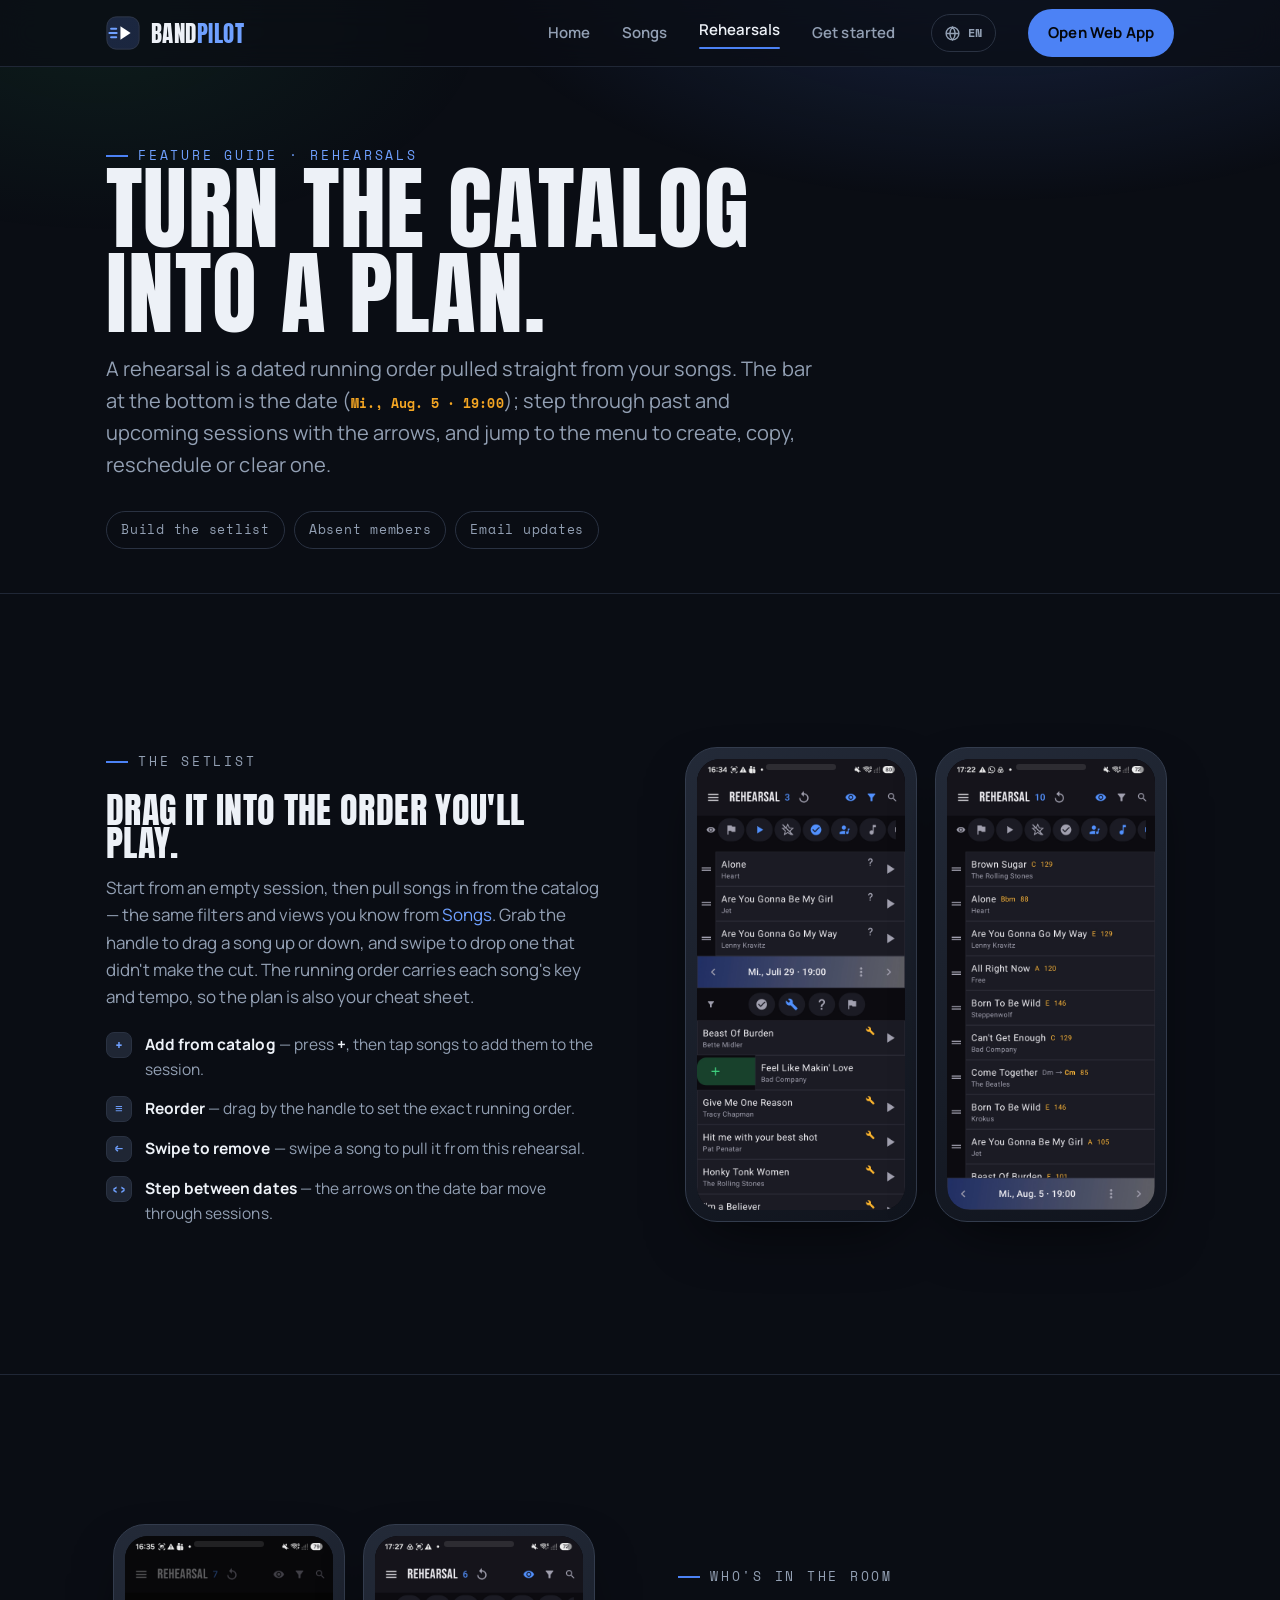
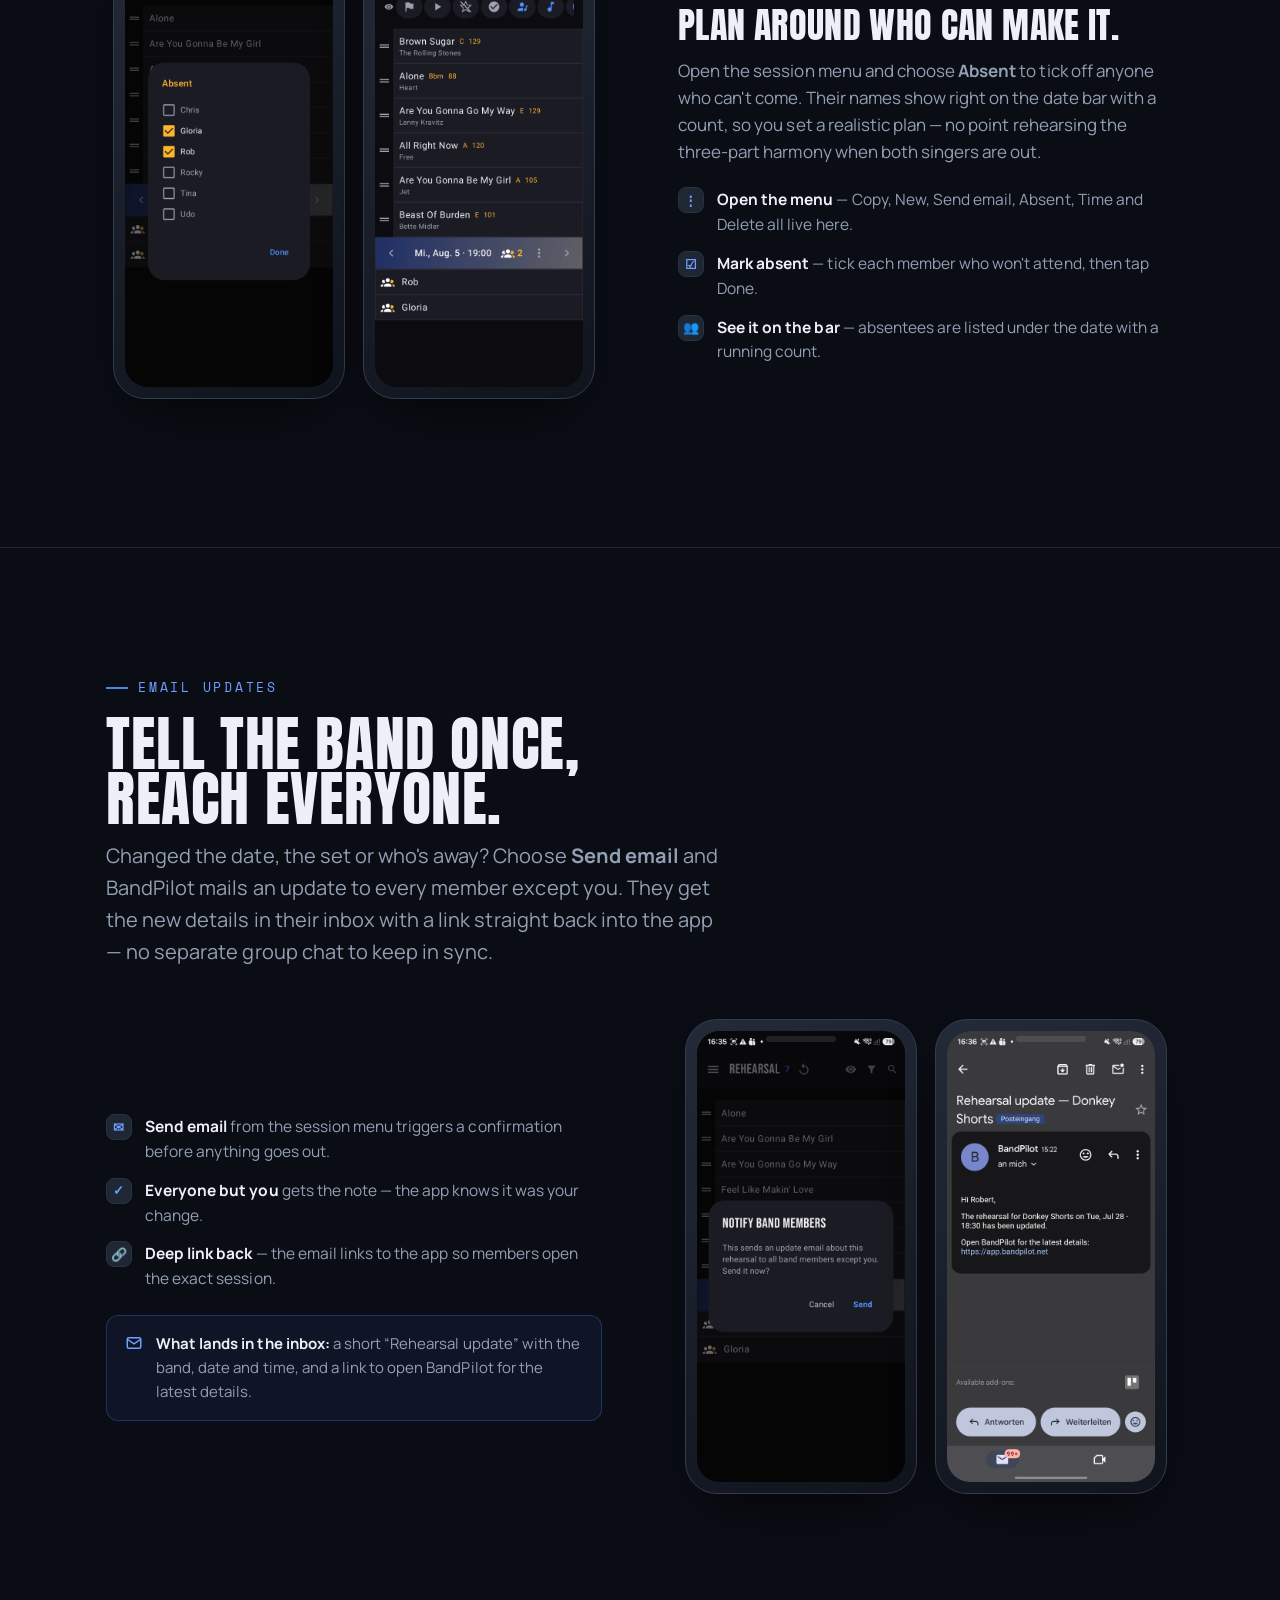
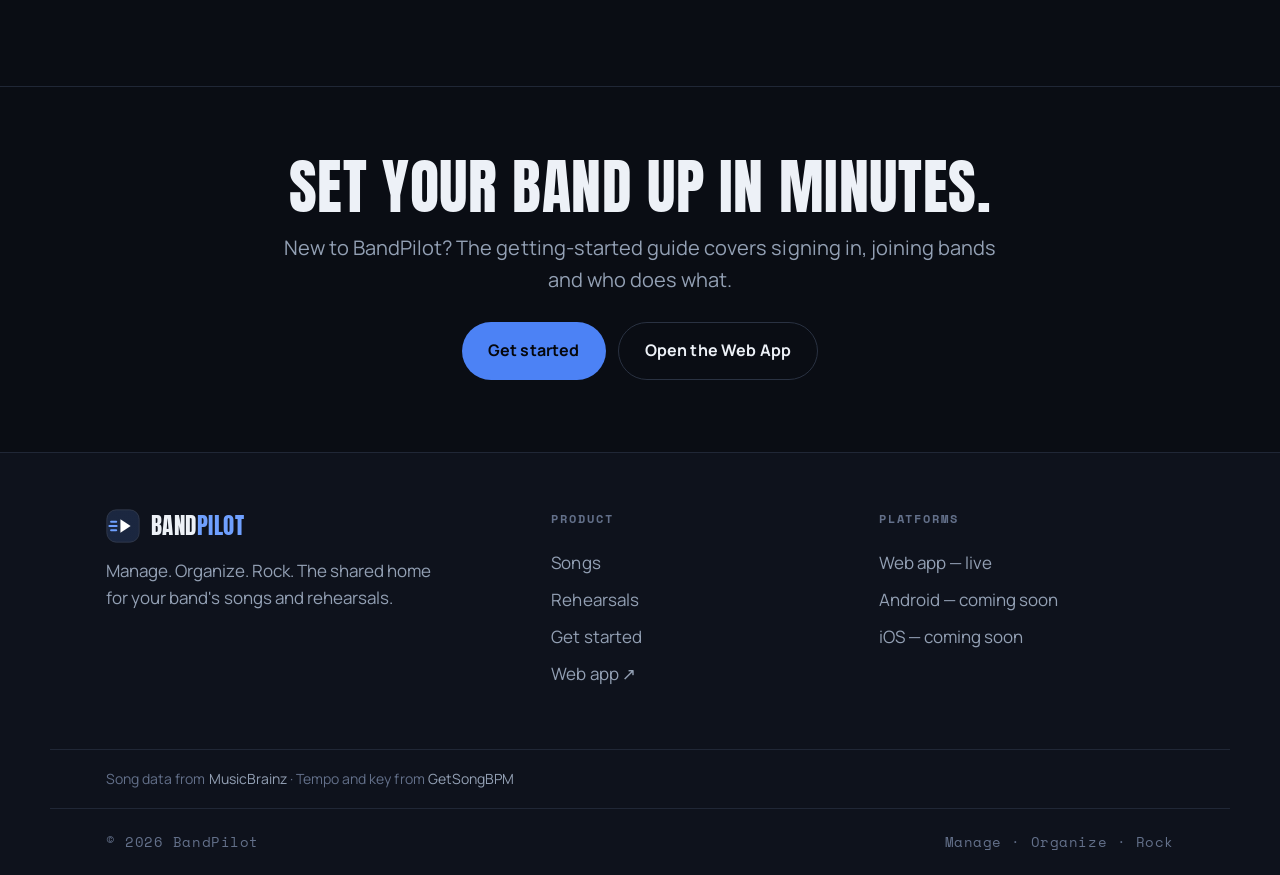
<file: rehearsals.html>
<!DOCTYPE html>
<html lang="en">
<head>
  <meta charset="UTF-8" />
  <meta name="viewport" content="width=device-width, initial-scale=1.0" />
  <title data-i18n="reh.metaTitle">Rehearsals — BandPilot</title>
  <meta name="description" data-i18n-content="reh.metaDesc" content="Plan rehearsals in BandPilot: build a setlist from the catalog, drag songs into order, mark absent members and email the whole band an update." />
  <link rel="icon" href="assets/img/favicon.svg" type="image/svg+xml" />
  <link rel="preconnect" href="https://fonts.googleapis.com" />
  <link rel="preconnect" href="https://fonts.gstatic.com" crossorigin />
  <link href="https://fonts.googleapis.com/css2?family=Anton&family=Manrope:wght@400;600;700;800&family=Space+Mono:wght@400;700&family=Noto+Sans+Georgian:wght@400;600;700;800&display=swap" rel="stylesheet" />
  <script>
  (function(){var d=document.documentElement;d.classList.add("js");
  var SUP=["en","de","fr","ka"],l=null;try{var s=localStorage.getItem("bp-lang");if(s&&SUP.indexOf(s)>-1)l=s;}catch(e){}
  if(!l){var n=navigator.languages||[navigator.language||"en"];for(var i=0;i<n.length;i++){var b=(n[i]||"").slice(0,2).toLowerCase();if(SUP.indexOf(b)>-1){l=b;break;}}}
  l=l||"en";d.lang=l;window.__bpLang=l;if(l!=="en"){d.className+=" i18n-pending";setTimeout(function(){d.classList.remove("i18n-pending");},1500);}})();
  </script>
  <link rel="stylesheet" href="assets/css/site.css" />
</head>
<body>
  <!-- ============ HEADER ============ -->
  <header class="site-header">
    <div class="wrap nav">
      <a class="brand" href="index.html" aria-label="BandPilot home">
        <svg class="brand__mark" viewBox="0 0 40 40" fill="none" aria-hidden="true">
          <defs><linearGradient id="m1" x1="0" y1="0" x2="40" y2="40"><stop stop-color="#1b2740"/><stop offset="1" stop-color="#0c1220"/></linearGradient></defs>
          <rect x="1" y="1" width="38" height="38" rx="11" fill="url(#m1)" stroke="#333c4d"/>
          <path d="M6 15h6M4 20h8.5M6 25h6" stroke="#6FA0FF" stroke-width="2.4" stroke-linecap="round"/>
          <path d="M17 12l12 8-12 8z" fill="#fff"/>
        </svg>
        <span class="brand__word"><b>Band</b><b class="pi">Pilot</b></span>
      </a>
      <nav class="nav__links" aria-label="Primary">
        <a href="index.html" data-i18n="nav.home">Home</a>
        <a href="songs.html" data-i18n="nav.songs">Songs</a>
        <a href="rehearsals.html" class="is-active" data-i18n="nav.rehearsals">Rehearsals</a>
        <a href="getting-started.html" data-i18n="nav.start">Get started</a>
      </nav>
      <div class="langswitch">
        <button class="langswitch__btn" aria-haspopup="true" aria-expanded="false" data-i18n-aria-label="common.changeLang" aria-label="Change language">
          <svg viewBox="0 0 24 24" fill="none" stroke="currentColor" stroke-width="2" aria-hidden="true"><circle cx="12" cy="12" r="9"/><path d="M3 12h18M12 3c2.5 2.7 3.8 6 3.8 9s-1.3 6.3-3.8 9c-2.5-2.7-3.8-6-3.8-9s1.3-6.3 3.8-9z"/></svg>
          <span class="langswitch__cur">EN</span>
        </button>
        <div class="langswitch__menu" role="menu">
          <button data-lang="en" role="menuitem">English <span class="tick">✓</span></button>
          <button data-lang="de" role="menuitem">Deutsch <span class="tick">✓</span></button>
          <button data-lang="fr" role="menuitem">Français <span class="tick">✓</span></button>
          <button data-lang="ka" role="menuitem">ქართული <span class="tick">✓</span></button>
        </div>
      </div>
      <a class="btn btn--primary nav__cta" href="https://app.bandpilot.net" target="_blank" rel="noopener" data-i18n="nav.openWebApp">Open Web App</a>
      <button class="nav__toggle" data-i18n-aria-label="common.openMenu" aria-label="Open menu" aria-expanded="false">
        <svg width="22" height="22" viewBox="0 0 24 24" fill="none" stroke="currentColor" stroke-width="2.2" stroke-linecap="round"><path d="M3 6h18M3 12h18M3 18h18"/></svg>
      </button>
    </div>
    <div class="mobile-menu">
      <a href="index.html" data-i18n="nav.home">Home</a>
      <a href="songs.html" data-i18n="nav.songs">Songs</a>
      <a href="rehearsals.html" data-i18n="nav.rehearsals">Rehearsals</a>
      <a href="getting-started.html" data-i18n="nav.start">Get started</a>
      <a class="btn btn--primary" href="https://app.bandpilot.net" target="_blank" rel="noopener" data-i18n="nav.openWebApp">Open Web App</a>
      <div class="langrow">
        <button data-lang="en">EN</button>
        <button data-lang="de">DE</button>
        <button data-lang="fr">FR</button>
        <button data-lang="ka">KA</button>
      </div>
    </div>
  </header>

  <main>
    <!-- ============ PAGE INTRO ============ -->
    <section class="section pageintro">
      <div class="wrap">
        <p class="eyebrow reveal" data-i18n="reh.introEyebrow">Feature guide · Rehearsals</p>
        <h1 class="display reveal" data-d="1" data-i18n="reh.introTitle">Turn the catalog<br>into a plan.</h1>
        <p class="lead reveal" data-d="1" data-i18n="reh.introLead">A rehearsal is a dated running order pulled straight from your songs. The bar at the bottom is the date (<span class="key">Mi., Aug. 5 · 19:00</span>); step through past and upcoming sessions with the arrows, and jump to the menu to create, copy, reschedule or clear one.</p>
        <nav class="jumpnav reveal" data-d="2" data-i18n-aria-label="common.onThisPage" aria-label="On this page">
          <a href="#planning" data-i18n="reh.jumpPlanning">Build the setlist</a>
          <a href="#absent" data-i18n="reh.jumpAbsent">Absent members</a>
          <a href="#email" data-i18n="reh.jumpEmail">Email updates</a>
        </nav>
      </div>
    </section>

    <!-- ============ PLANNING ============ -->
    <section class="section section--tight divider anchor" id="planning">
      <div class="wrap">
        <div class="feature reveal">
          <div class="feature__text">
            <p class="eyebrow" data-i18n="reh.planEyebrow">The setlist</p>
            <h3 class="display" data-i18n="reh.planTitle">Drag it into the order you'll play.</h3>
            <p data-i18n="reh.planBody">Start from an empty session, then pull songs in from the catalog — the same filters and views you know from <a href="songs.html" class="accent">Songs</a>. Grab the handle to drag a song up or down, and swipe to drop one that didn't make the cut. The running order carries each song's key and tempo, so the plan is also your cheat sheet.</p>
            <ul class="howto">
              <li><span class="n">+</span><span data-i18n="reh.plan1"><b>Add from catalog</b> — press <b>+</b>, then tap songs to add them to the session.</span></li>
              <li><span class="n">≡</span><span data-i18n="reh.plan2"><b>Reorder</b> — drag by the handle to set the exact running order.</span></li>
              <li><span class="n">←</span><span data-i18n="reh.plan3"><b>Swipe to remove</b> — swipe a song to pull it from this rehearsal.</span></li>
              <li><span class="n">‹›</span><span data-i18n="reh.plan4"><b>Step between dates</b> — the arrows on the date bar move through sessions.</span></li>
            </ul>
          </div>
          <div class="feature__media">
            <div class="media-duo">
              <div class="phone phone--sm"><div class="phone__screen"><img src="assets/img/rehearsal-add.jpg" data-i18n-alt="reh.planAlt1" alt="Adding songs to a rehearsal from the catalog, with drag handles" loading="lazy" width="1080" height="2340" /></div></div>
              <div class="phone phone--sm"><div class="phone__screen"><img src="assets/img/rehearsal-setlist.jpg" data-i18n-alt="reh.planAlt2" alt="A rehearsal setlist of ten songs showing keys and BPM" loading="lazy" width="1080" height="2340" /></div></div>
            </div>
          </div>
        </div>
      </div>
    </section>

    <!-- ============ ABSENT ============ -->
    <section class="section section--tight divider anchor" id="absent">
      <div class="wrap">
        <div class="feature feature--flip reveal">
          <div class="feature__text">
            <p class="eyebrow" data-i18n="reh.absentEyebrow">Who's in the room</p>
            <h3 class="display" data-i18n="reh.absentTitle">Plan around who can make it.</h3>
            <p data-i18n="reh.absentBody">Open the session menu and choose <b>Absent</b> to tick off anyone who can't come. Their names show right on the date bar with a count, so you set a realistic plan — no point rehearsing the three-part harmony when both singers are out.</p>
            <ul class="howto">
              <li><span class="n">⋮</span><span data-i18n="reh.absent1"><b>Open the menu</b> — Copy, New, Send email, Absent, Time and Delete all live here.</span></li>
              <li><span class="n">☑</span><span data-i18n="reh.absent2"><b>Mark absent</b> — tick each member who won't attend, then tap Done.</span></li>
              <li><span class="n">👥</span><span data-i18n="reh.absent3"><b>See it on the bar</b> — absentees are listed under the date with a running count.</span></li>
            </ul>
          </div>
          <div class="feature__media">
            <div class="media-duo">
              <div class="phone phone--sm"><div class="phone__screen"><img src="assets/img/rehearsal-absent.jpg" data-i18n-alt="reh.absentAlt1" alt="Absent dialog with band members and checkboxes" loading="lazy" width="1080" height="2340" /></div></div>
              <div class="phone phone--sm"><div class="phone__screen"><img src="assets/img/rehearsal-absent-members.jpg" data-i18n-alt="reh.absentAlt2" alt="The date bar showing two absent members, Rob and Gloria" loading="lazy" width="1080" height="2340" /></div></div>
            </div>
          </div>
        </div>
      </div>
    </section>

    <!-- ============ EMAIL ============ -->
    <section class="section divider anchor" id="email">
      <div class="wrap">
        <div class="section-head reveal">
          <p class="eyebrow" data-i18n="reh.emailEyebrow">Email updates</p>
          <h2 class="display" data-i18n="reh.emailTitle">Tell the band once, reach everyone.</h2>
          <p class="lead" data-i18n="reh.emailLead">Changed the date, the set or who's away? Choose <b>Send email</b> and BandPilot mails an update to every member except you. They get the new details in their inbox with a link straight back into the app — no separate group chat to keep in sync.</p>
        </div>
        <div class="feature reveal" style="padding-top:0">
          <div class="feature__text">
            <ul class="howto">
              <li><span class="n">✉</span><span data-i18n="reh.email1"><b>Send email</b> from the session menu triggers a confirmation before anything goes out.</span></li>
              <li><span class="n">✓</span><span data-i18n="reh.email2"><b>Everyone but you</b> gets the note — the app knows it was your change.</span></li>
              <li><span class="n">🔗</span><span data-i18n="reh.email3"><b>Deep link back</b> — the email links to the app so members open the exact session.</span></li>
            </ul>
            <div class="note">
              <svg class="ic" width="18" height="18" viewBox="0 0 24 24" fill="none" stroke="currentColor" stroke-width="2"><rect x="3" y="5" width="18" height="14" rx="2"/><path d="m3 7 9 6 9-6"/></svg>
              <p data-i18n="reh.emailNote"><b>What lands in the inbox:</b> a short “Rehearsal update” with the band, date and time, and a link to open BandPilot for the latest details.</p>
            </div>
          </div>
          <div class="feature__media">
            <div class="media-duo">
              <div class="phone phone--sm"><div class="phone__screen"><img src="assets/img/rehearsal-notify.jpg" data-i18n-alt="reh.emailAlt1" alt="Notify band members confirmation dialog before sending an email" loading="lazy" width="1080" height="2340" /></div></div>
              <div class="phone phone--sm"><div class="phone__screen"><img src="assets/img/rehearsal-email.jpg" data-i18n-alt="reh.emailAlt2" alt="The rehearsal update email as received in Gmail" loading="lazy" width="1080" height="2340" /></div></div>
            </div>
          </div>
        </div>
      </div>
    </section>

    <!-- ============ CTA ============ -->
    <section class="section section--tight divider">
      <div class="wrap ctaband reveal">
        <h2 class="display" data-i18n="reh.ctaTitle">Set your band up in minutes.</h2>
        <p class="lead" style="margin-inline:auto" data-i18n="reh.ctaLead">New to BandPilot? The getting-started guide covers signing in, joining bands and who does what.</p>
        <div class="btnrow">
          <a class="btn btn--primary btn--lg" href="getting-started.html" data-i18n="common.getStarted">Get started</a>
          <a class="btn btn--ghost btn--lg" href="https://app.bandpilot.net" target="_blank" rel="noopener" data-i18n="common.openWebAppCta">Open the Web App</a>
        </div>
      </div>
    </section>
  </main>

  <!-- ============ FOOTER ============ -->
  <footer class="site-footer">
    <div class="wrap footer__grid">
      <div>
        <a class="brand" href="index.html" aria-label="BandPilot home">
          <svg class="brand__mark" viewBox="0 0 40 40" fill="none" aria-hidden="true">
            <defs><linearGradient id="m2" x1="0" y1="0" x2="40" y2="40"><stop stop-color="#1b2740"/><stop offset="1" stop-color="#0c1220"/></linearGradient></defs>
            <rect x="1" y="1" width="38" height="38" rx="11" fill="url(#m2)" stroke="#333c4d"/>
            <path d="M6 15h6M4 20h8.5M6 25h6" stroke="#6FA0FF" stroke-width="2.4" stroke-linecap="round"/>
            <path d="M17 12l12 8-12 8z" fill="#fff"/>
          </svg>
          <span class="brand__word"><b>Band</b><b class="pi">Pilot</b></span>
        </a>
        <p class="footer__tag" data-i18n="footer.tagline">Manage. Organize. Rock. The shared home for your band's songs and rehearsals.</p>
      </div>
      <div class="footer">
        <h4 data-i18n="footer.product">Product</h4>
        <a href="songs.html" data-i18n="nav.songs">Songs</a>
        <a href="rehearsals.html" data-i18n="nav.rehearsals">Rehearsals</a>
        <a href="getting-started.html" data-i18n="nav.start">Get started</a>
        <a href="https://app.bandpilot.net" target="_blank" rel="noopener" data-i18n="footer.webAppLink">Web app ↗</a>
      </div>
      <div class="footer">
        <h4 data-i18n="footer.platforms">Platforms</h4>
        <a data-i18n="footer.platWeb">Web app — live</a>
        <a data-i18n="footer.platAndroid">Android — coming soon</a>
        <a data-i18n="footer.platIos">iOS — coming soon</a>
      </div>
    </div>
    <!-- Where the song facts in the app come from. The GetSongBPM link is a licence condition rather than
         a courtesy: its free API key requires a visible backlink and is withdrawn without notice if one is
         missing. It belongs on the public site, because the same credit inside the signed-in app cannot be
         seen by anyone checking. -->
    <div class="wrap footer__credits">
      <span data-i18n="footer.dataSources">Song data from <a href="https://musicbrainz.org" target="_blank" rel="noopener">MusicBrainz</a> · Tempo and key from <a href="https://getsongbpm.com" target="_blank" rel="noopener">GetSongBPM</a></span>
    </div>
    <div class="wrap footer__bottom">
      <span class="mono">© 2026 BandPilot</span>
      <span class="mono">Manage · Organize · Rock</span>
    </div>
  </footer>

  <script src="assets/i18n/translations.js"></script>
  <script src="assets/js/i18n.js"></script>
  <script src="assets/js/site.js"></script>
</body>
</html>
</file>
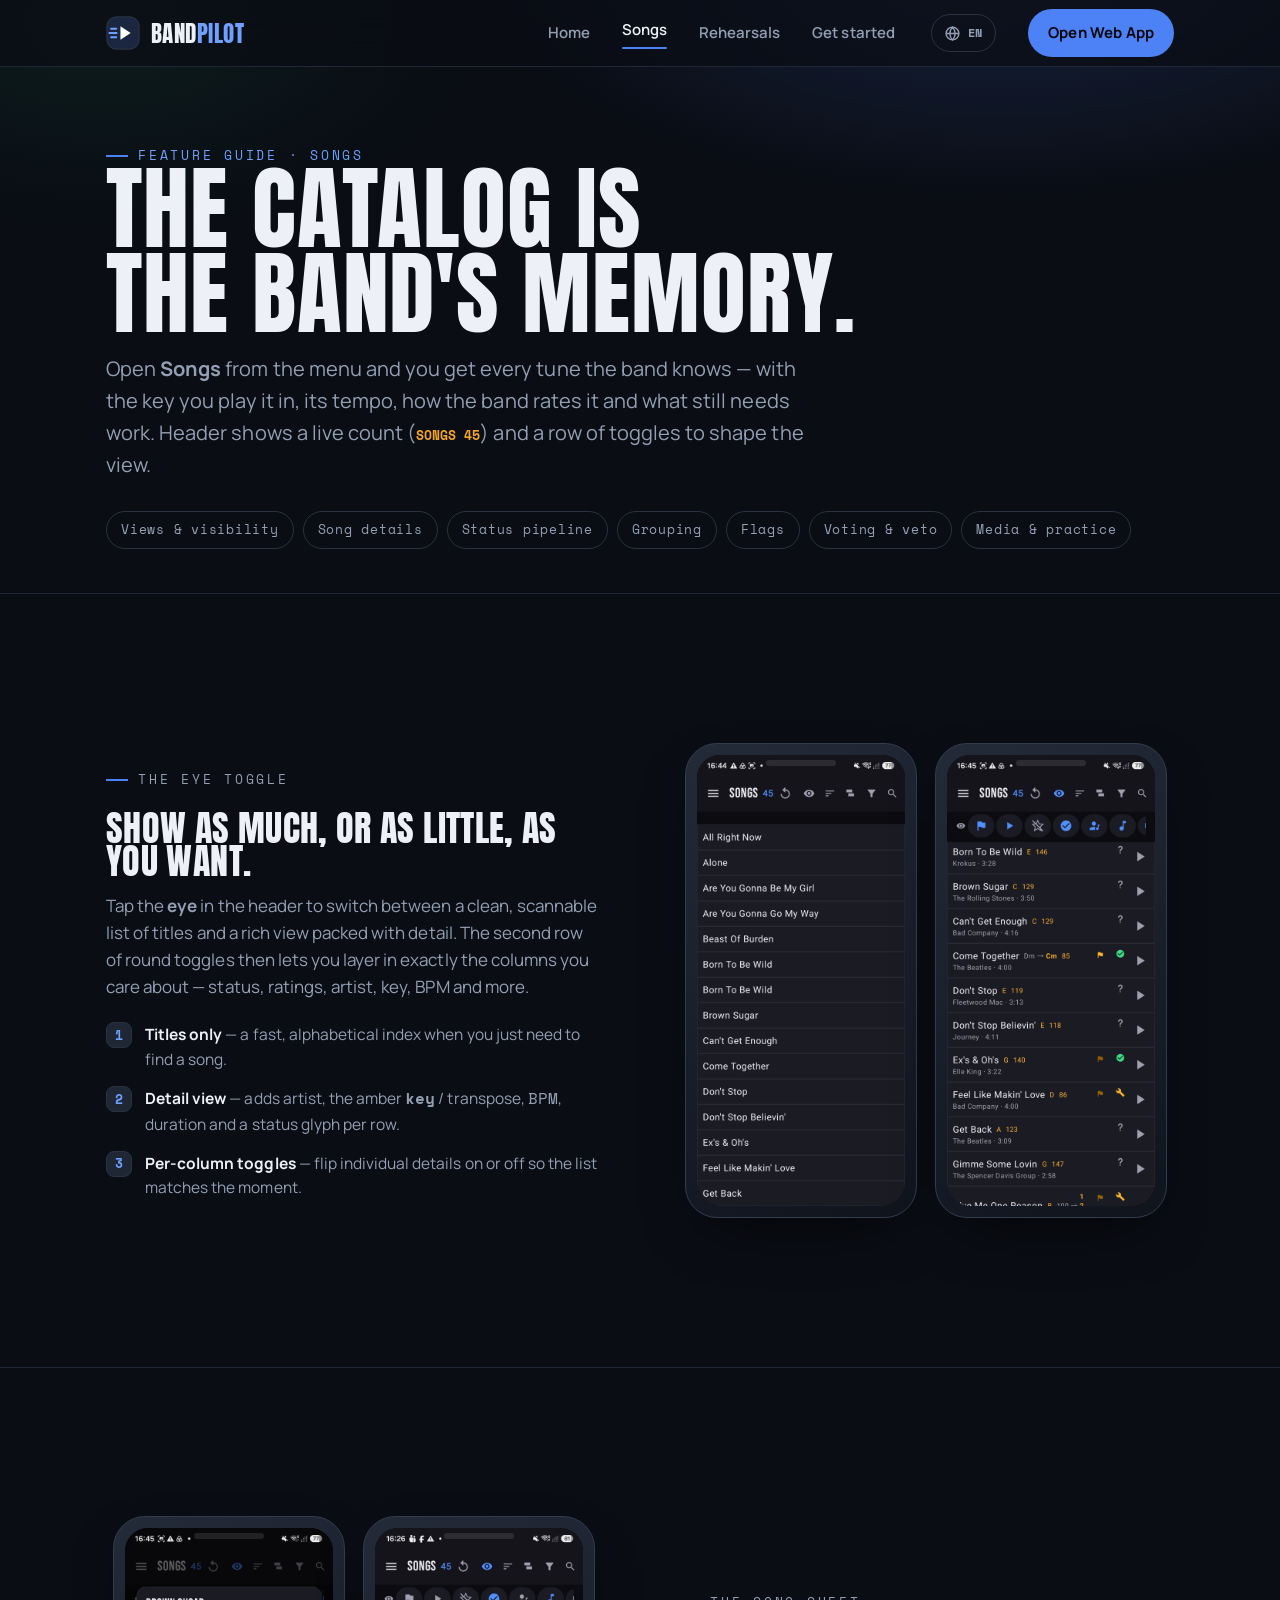
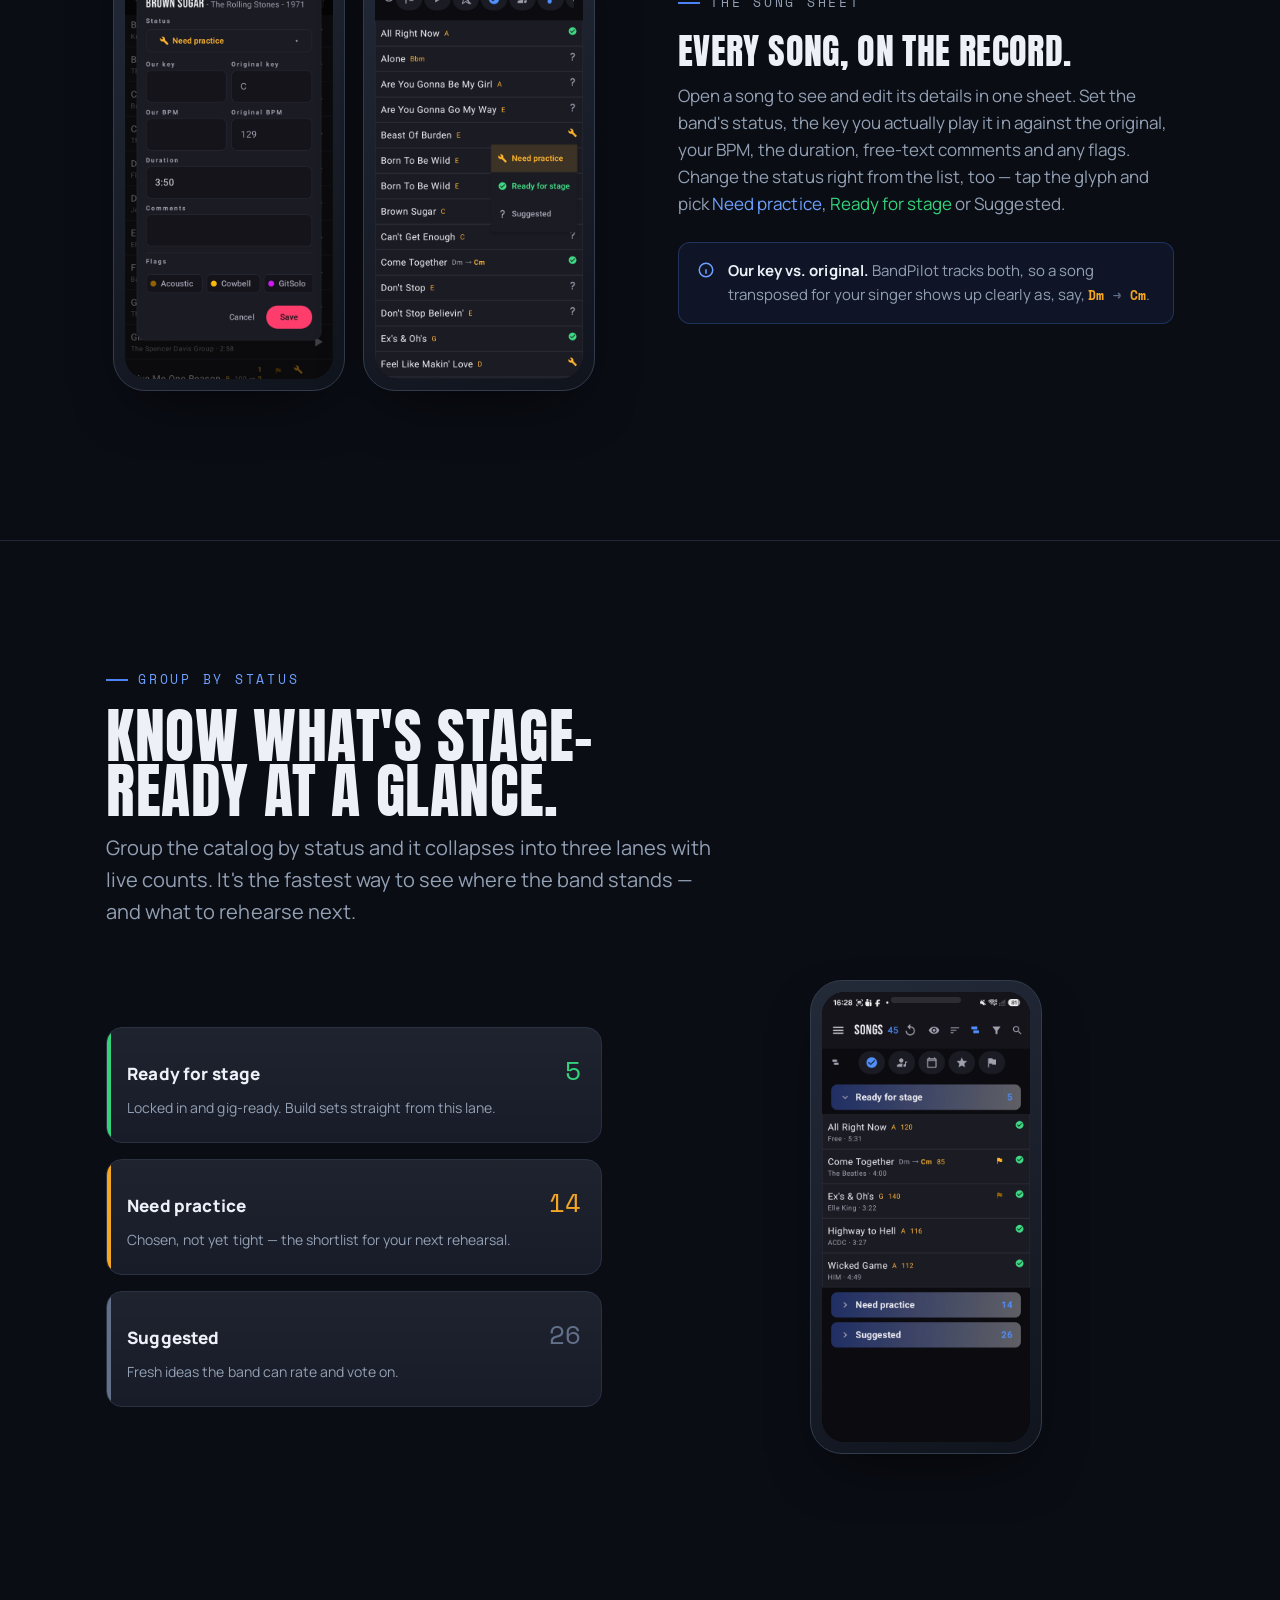
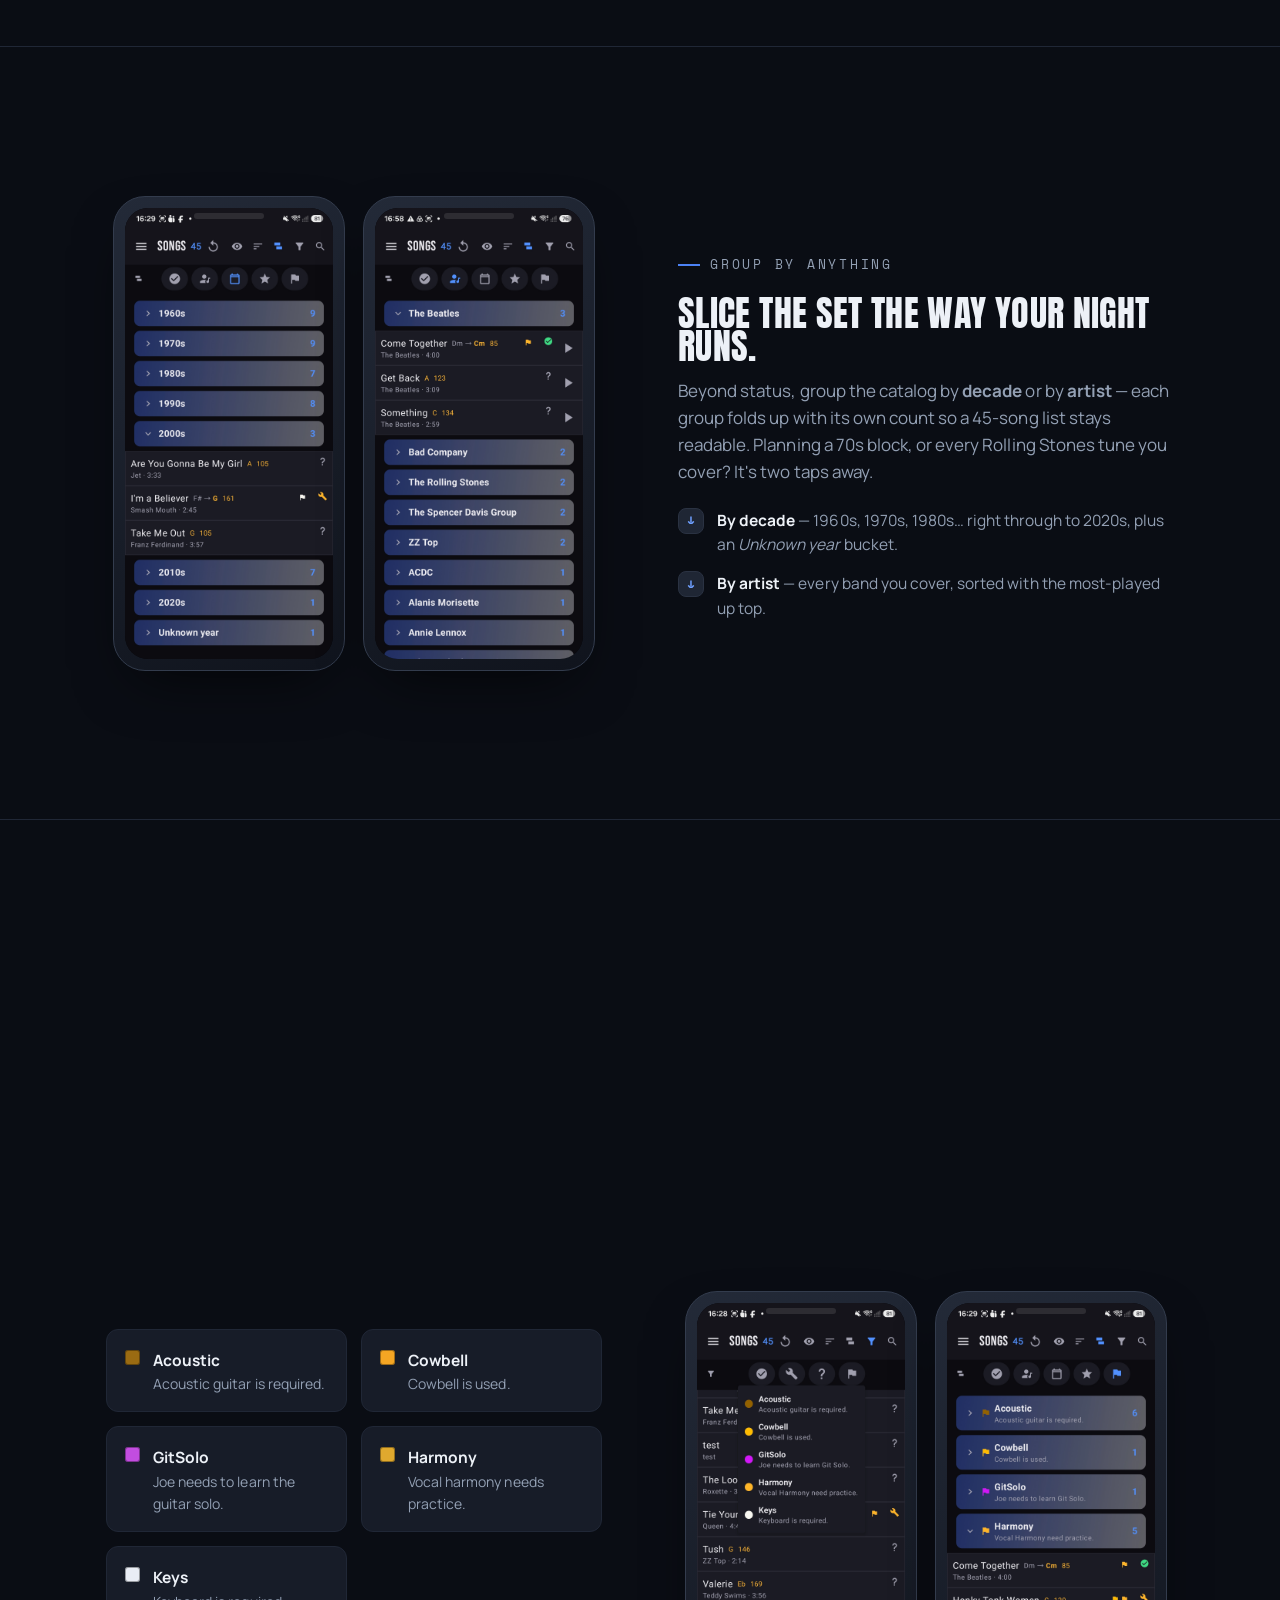
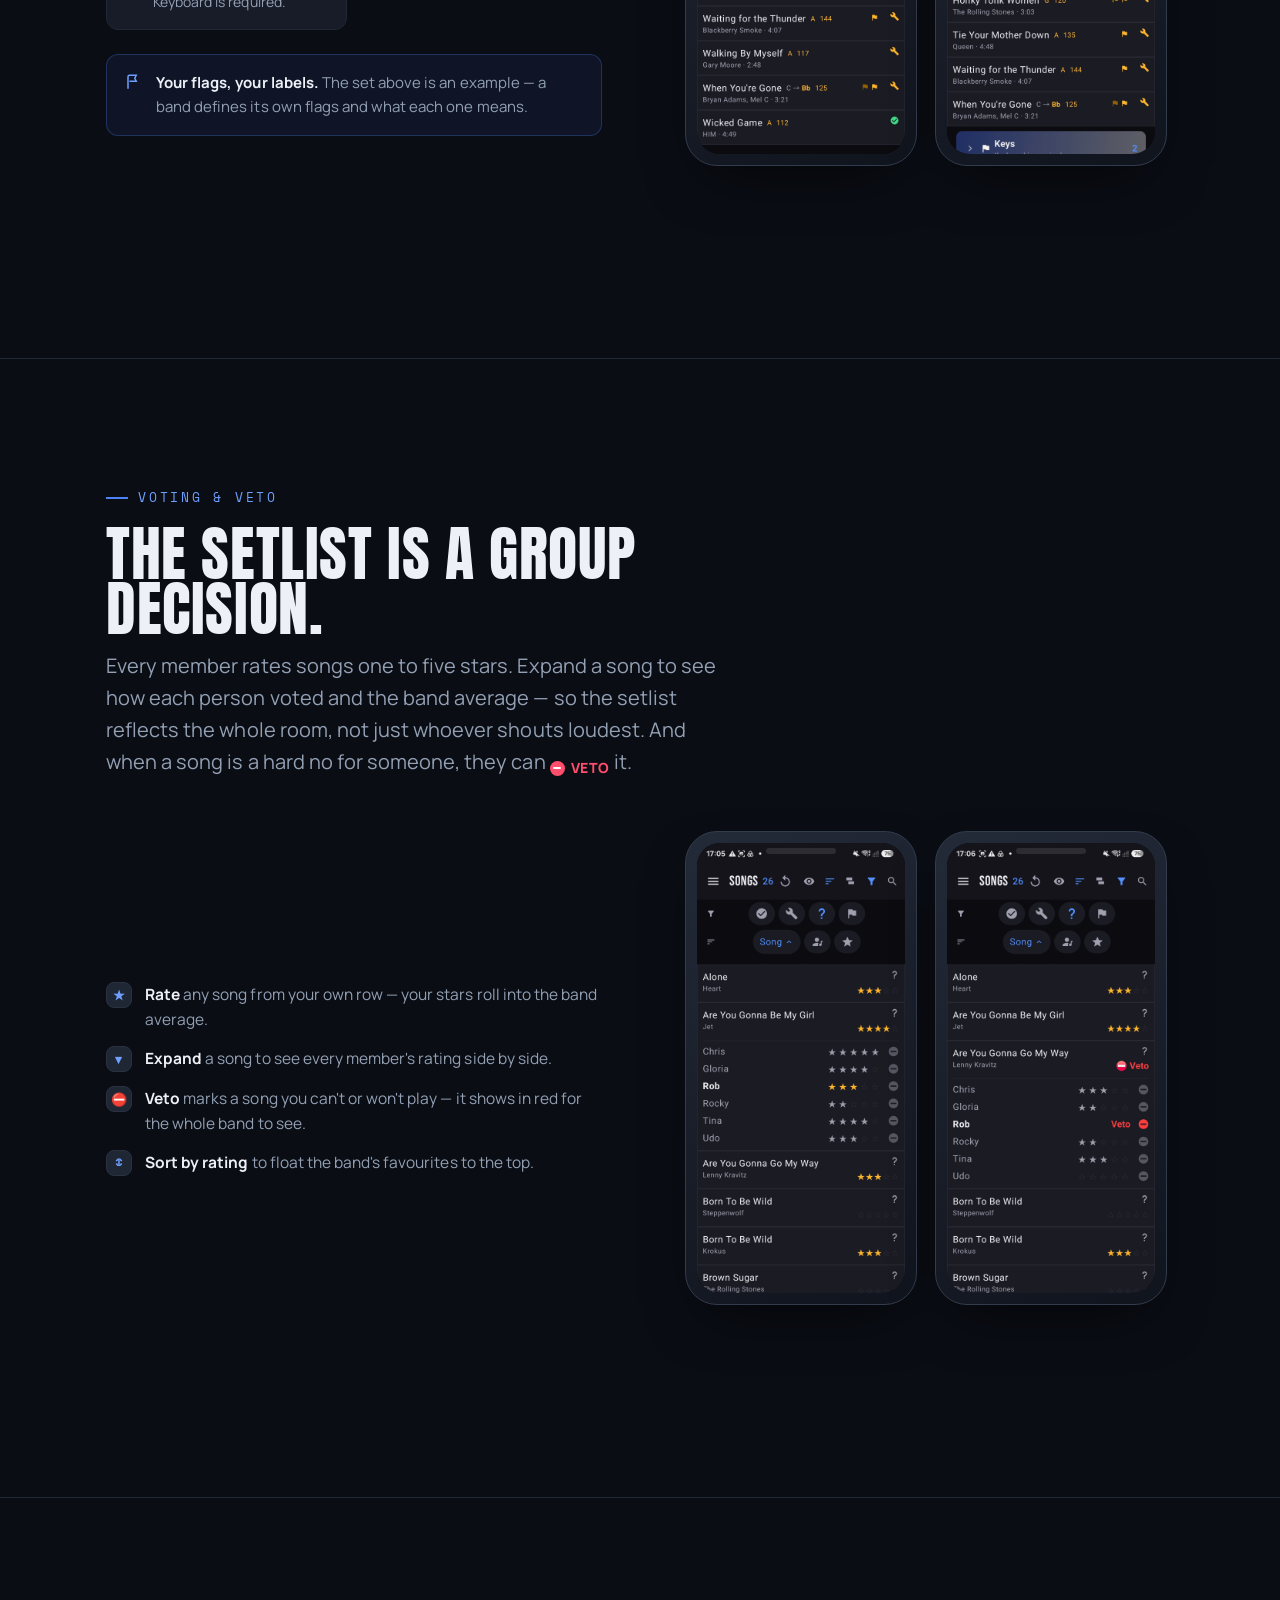
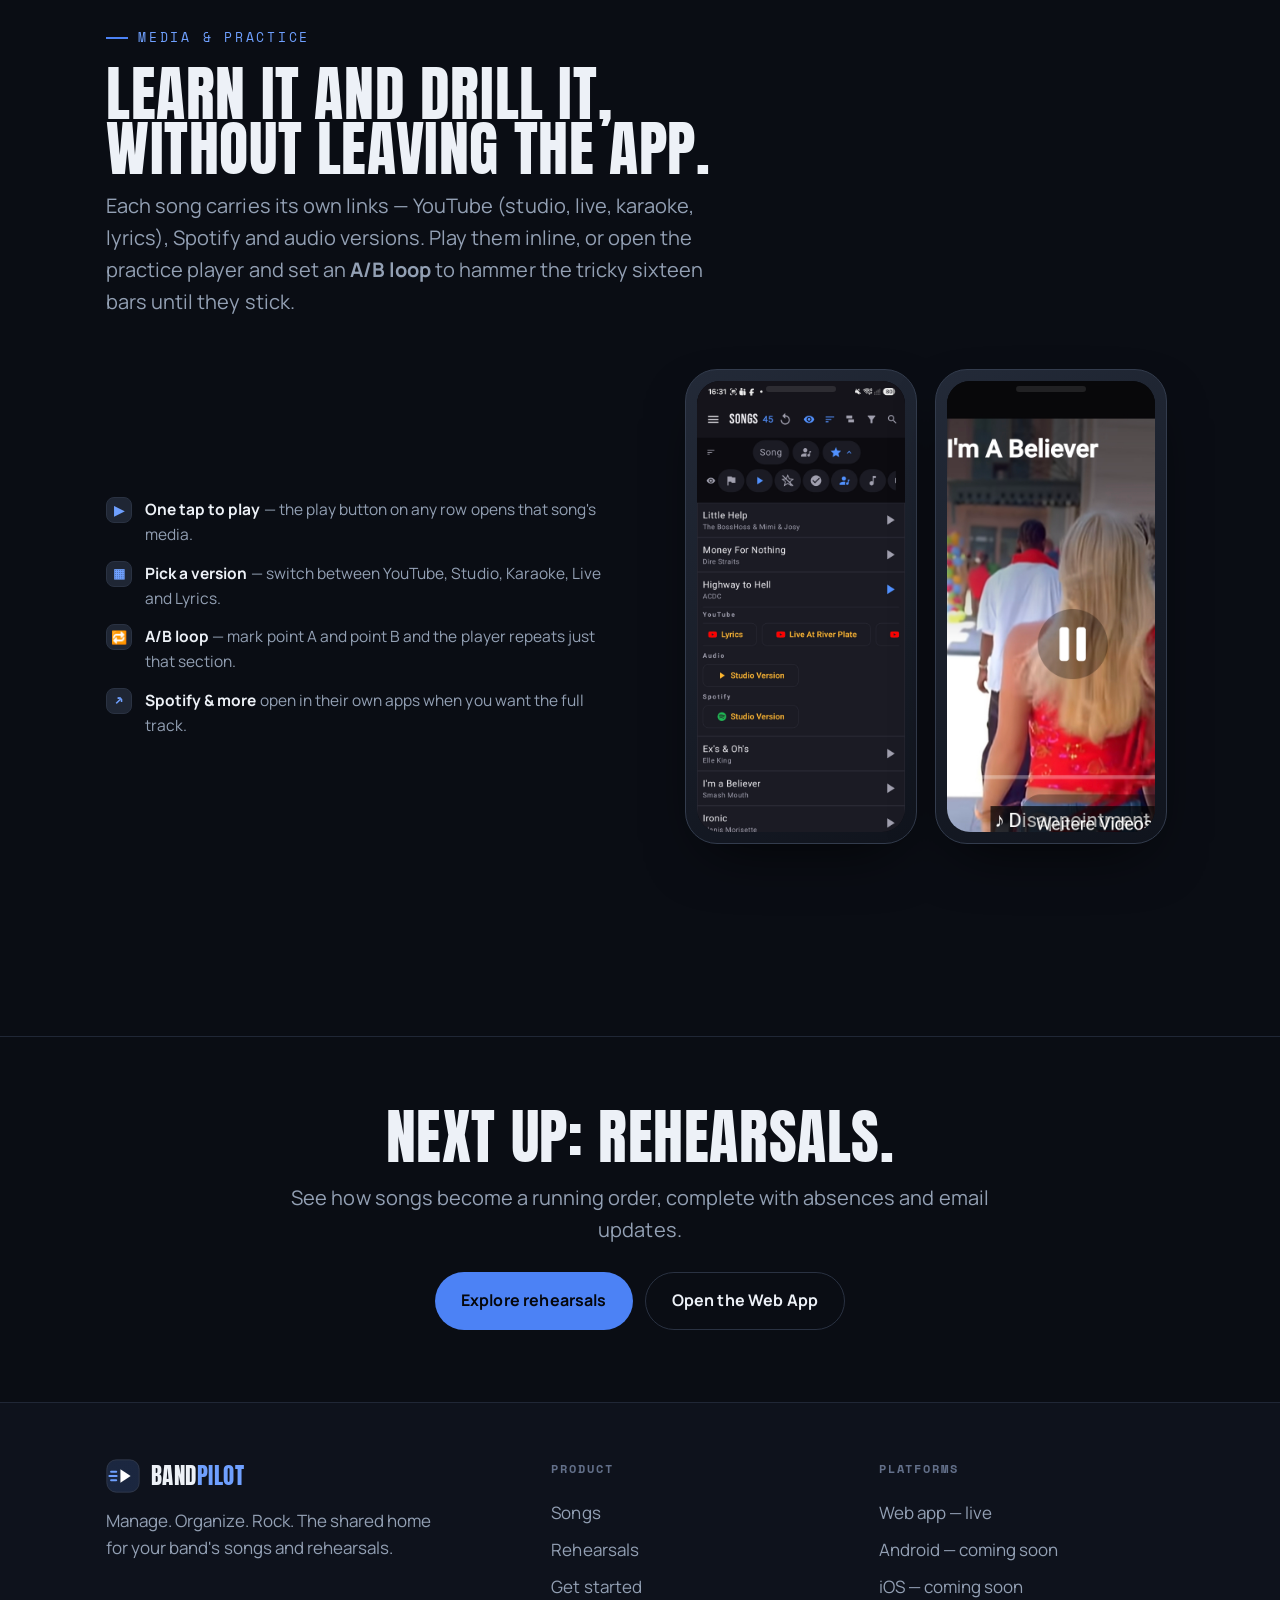
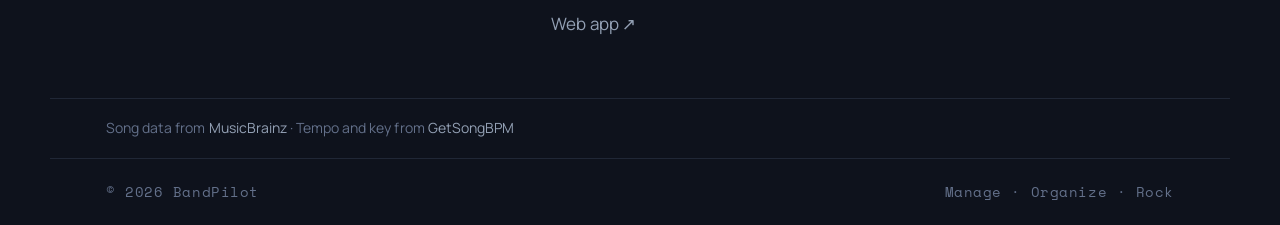
<file: songs.html>
<!DOCTYPE html>
<html lang="en">
<head>
  <meta charset="UTF-8" />
  <meta name="viewport" content="width=device-width, initial-scale=1.0" />
  <title data-i18n="songs.metaTitle">Songs — BandPilot</title>
  <meta name="description" data-i18n-content="songs.metaDesc" content="The BandPilot song catalog: views and visibility, the status pipeline, grouping, flags, band voting with veto, and the built-in media player with A/B practice loop." />
  <link rel="icon" href="assets/img/favicon.svg" type="image/svg+xml" />
  <link rel="preconnect" href="https://fonts.googleapis.com" />
  <link rel="preconnect" href="https://fonts.gstatic.com" crossorigin />
  <link href="https://fonts.googleapis.com/css2?family=Anton&family=Manrope:wght@400;600;700;800&family=Space+Mono:wght@400;700&family=Noto+Sans+Georgian:wght@400;600;700;800&display=swap" rel="stylesheet" />
  <script>
  (function(){var d=document.documentElement;d.classList.add("js");
  var SUP=["en","de","fr","ka"],l=null;try{var s=localStorage.getItem("bp-lang");if(s&&SUP.indexOf(s)>-1)l=s;}catch(e){}
  if(!l){var n=navigator.languages||[navigator.language||"en"];for(var i=0;i<n.length;i++){var b=(n[i]||"").slice(0,2).toLowerCase();if(SUP.indexOf(b)>-1){l=b;break;}}}
  l=l||"en";d.lang=l;window.__bpLang=l;if(l!=="en"){d.className+=" i18n-pending";setTimeout(function(){d.classList.remove("i18n-pending");},1500);}})();
  </script>
  <link rel="stylesheet" href="assets/css/site.css" />
</head>
<body>
  <!-- ============ HEADER ============ -->
  <header class="site-header">
    <div class="wrap nav">
      <a class="brand" href="index.html" aria-label="BandPilot home">
        <svg class="brand__mark" viewBox="0 0 40 40" fill="none" aria-hidden="true">
          <defs><linearGradient id="m1" x1="0" y1="0" x2="40" y2="40"><stop stop-color="#1b2740"/><stop offset="1" stop-color="#0c1220"/></linearGradient></defs>
          <rect x="1" y="1" width="38" height="38" rx="11" fill="url(#m1)" stroke="#333c4d"/>
          <path d="M6 15h6M4 20h8.5M6 25h6" stroke="#6FA0FF" stroke-width="2.4" stroke-linecap="round"/>
          <path d="M17 12l12 8-12 8z" fill="#fff"/>
        </svg>
        <span class="brand__word"><b>Band</b><b class="pi">Pilot</b></span>
      </a>
      <nav class="nav__links" aria-label="Primary">
        <a href="index.html" data-i18n="nav.home">Home</a>
        <a href="songs.html" class="is-active" data-i18n="nav.songs">Songs</a>
        <a href="rehearsals.html" data-i18n="nav.rehearsals">Rehearsals</a>
        <a href="getting-started.html" data-i18n="nav.start">Get started</a>
      </nav>
      <div class="langswitch">
        <button class="langswitch__btn" aria-haspopup="true" aria-expanded="false" data-i18n-aria-label="common.changeLang" aria-label="Change language">
          <svg viewBox="0 0 24 24" fill="none" stroke="currentColor" stroke-width="2" aria-hidden="true"><circle cx="12" cy="12" r="9"/><path d="M3 12h18M12 3c2.5 2.7 3.8 6 3.8 9s-1.3 6.3-3.8 9c-2.5-2.7-3.8-6-3.8-9s1.3-6.3 3.8-9z"/></svg>
          <span class="langswitch__cur">EN</span>
        </button>
        <div class="langswitch__menu" role="menu">
          <button data-lang="en" role="menuitem">English <span class="tick">✓</span></button>
          <button data-lang="de" role="menuitem">Deutsch <span class="tick">✓</span></button>
          <button data-lang="fr" role="menuitem">Français <span class="tick">✓</span></button>
          <button data-lang="ka" role="menuitem">ქართული <span class="tick">✓</span></button>
        </div>
      </div>
      <a class="btn btn--primary nav__cta" href="https://app.bandpilot.net" target="_blank" rel="noopener" data-i18n="nav.openWebApp">Open Web App</a>
      <button class="nav__toggle" data-i18n-aria-label="common.openMenu" aria-label="Open menu" aria-expanded="false">
        <svg width="22" height="22" viewBox="0 0 24 24" fill="none" stroke="currentColor" stroke-width="2.2" stroke-linecap="round"><path d="M3 6h18M3 12h18M3 18h18"/></svg>
      </button>
    </div>
    <div class="mobile-menu">
      <a href="index.html" data-i18n="nav.home">Home</a>
      <a href="songs.html" data-i18n="nav.songs">Songs</a>
      <a href="rehearsals.html" data-i18n="nav.rehearsals">Rehearsals</a>
      <a href="getting-started.html" data-i18n="nav.start">Get started</a>
      <a class="btn btn--primary" href="https://app.bandpilot.net" target="_blank" rel="noopener" data-i18n="nav.openWebApp">Open Web App</a>
      <div class="langrow">
        <button data-lang="en">EN</button>
        <button data-lang="de">DE</button>
        <button data-lang="fr">FR</button>
        <button data-lang="ka">KA</button>
      </div>
    </div>
  </header>

  <main>
    <!-- ============ PAGE INTRO ============ -->
    <section class="section pageintro">
      <div class="wrap">
        <p class="eyebrow reveal" data-i18n="songs.introEyebrow">Feature guide · Songs</p>
        <h1 class="display reveal" data-d="1" data-i18n="songs.introTitle">The catalog is<br>the band's memory.</h1>
        <p class="lead reveal" data-d="1" data-i18n="songs.introLead">Open <b>Songs</b> from the menu and you get every tune the band knows — with the key you play it in, its tempo, how the band rates it and what still needs work. Header shows a live count (<span class="key">SONGS 45</span>) and a row of toggles to shape the view.</p>
        <nav class="jumpnav reveal" data-d="2" data-i18n-aria-label="common.onThisPage" aria-label="On this page">
          <a href="#views" data-i18n="songs.jumpViews">Views &amp; visibility</a>
          <a href="#details" data-i18n="songs.jumpDetails">Song details</a>
          <a href="#status" data-i18n="songs.jumpStatus">Status pipeline</a>
          <a href="#grouping" data-i18n="songs.jumpGrouping">Grouping</a>
          <a href="#flags" data-i18n="songs.jumpFlags">Flags</a>
          <a href="#voting" data-i18n="songs.jumpVoting">Voting &amp; veto</a>
          <a href="#media" data-i18n="songs.jumpMedia">Media &amp; practice</a>
        </nav>
      </div>
    </section>

    <!-- ============ VIEWS ============ -->
    <section class="section section--tight divider anchor" id="views">
      <div class="wrap">
        <div class="feature reveal">
          <div class="feature__text">
            <p class="eyebrow" data-i18n="songs.viewsEyebrow">The eye toggle</p>
            <h3 class="display" data-i18n="songs.viewsTitle">Show as much, or as little, as you want.</h3>
            <p data-i18n="songs.viewsBody">Tap the <b>eye</b> in the header to switch between a clean, scannable list of titles and a rich view packed with detail. The second row of round toggles then lets you layer in exactly the columns you care about — status, ratings, artist, key, BPM and more.</p>
            <ul class="howto">
              <li><span class="n">1</span><span data-i18n="songs.views1"><b>Titles only</b> — a fast, alphabetical index when you just need to find a song.</span></li>
              <li><span class="n">2</span><span data-i18n="songs.views2"><b>Detail view</b> — adds artist, the amber <span class="key">key</span> / transpose, <span class="bpm">BPM</span>, duration and a status glyph per row.</span></li>
              <li><span class="n">3</span><span data-i18n="songs.views3"><b>Per-column toggles</b> — flip individual details on or off so the list matches the moment.</span></li>
            </ul>
          </div>
          <div class="feature__media">
            <div class="media-duo">
              <div class="phone phone--sm"><div class="phone__screen"><img src="assets/img/songs-titles-only.jpg" data-i18n-alt="songs.viewsAlt1" alt="Song list showing titles only" loading="lazy" width="1080" height="2340" /></div></div>
              <div class="phone phone--sm"><div class="phone__screen"><img src="assets/img/songs-detail-rows.jpg" data-i18n-alt="songs.viewsAlt2" alt="Song list showing full detail: key, BPM, status and play button" loading="lazy" width="1080" height="2340" /></div></div>
            </div>
          </div>
        </div>
      </div>
    </section>

    <!-- ============ DETAILS / EDIT SHEET ============ -->
    <section class="section section--tight divider anchor" id="details">
      <div class="wrap">
        <div class="feature feature--flip reveal">
          <div class="feature__text">
            <p class="eyebrow" data-i18n="songs.detailsEyebrow">The song sheet</p>
            <h3 class="display" data-i18n="songs.detailsTitle">Every song, on the record.</h3>
            <p data-i18n="songs.detailsBody">Open a song to see and edit its details in one sheet. Set the band's status, the key you actually play it in against the original, your BPM, the duration, free-text comments and any flags. Change the status right from the list, too — tap the glyph and pick <span class="accent">Need practice</span>, <span style="color:var(--stage)">Ready for stage</span> or <span class="muted">Suggested</span>.</p>
            <div class="note">
              <svg class="ic" width="18" height="18" viewBox="0 0 24 24" fill="none" stroke="currentColor" stroke-width="2"><circle cx="12" cy="12" r="9"/><path d="M12 8h.01M11 12h1v4h1"/></svg>
              <p data-i18n="songs.detailsNote"><b>Our key vs. original.</b> BandPilot tracks both, so a song transposed for your singer shows up clearly as, say, <span class="key">Dm <span class="arrow">→</span> Cm</span>.</p>
            </div>
          </div>
          <div class="feature__media">
            <div class="media-duo">
              <div class="phone phone--sm"><div class="phone__screen"><img src="assets/img/songs-edit-sheet.jpg" data-i18n-alt="songs.detailsAlt1" alt="Song detail sheet with status, our key, original key, BPM, duration, comments and flags" loading="lazy" width="1080" height="2340" /></div></div>
              <div class="phone phone--sm"><div class="phone__screen"><img src="assets/img/songs-status-menu.jpg" data-i18n-alt="songs.detailsAlt2" alt="Status menu showing Need practice, Ready for stage and Suggested" loading="lazy" width="1080" height="2340" /></div></div>
            </div>
          </div>
        </div>
      </div>
    </section>

    <!-- ============ STATUS PIPELINE ============ -->
    <section class="section divider anchor" id="status">
      <div class="wrap">
        <div class="section-head reveal">
          <p class="eyebrow" data-i18n="songs.statusEyebrow">Group by status</p>
          <h2 class="display" data-i18n="songs.statusTitle">Know what's stage-ready at a glance.</h2>
          <p class="lead" data-i18n="songs.statusLead">Group the catalog by status and it collapses into three lanes with live counts. It's the fastest way to see where the band stands — and what to rehearse next.</p>
        </div>
        <div class="feature reveal" style="padding-top:0">
          <div class="feature__text">
            <div class="pipeline" style="grid-template-columns:1fr">
              <div class="stage stage--ready">
                <span class="stage__bar"></span>
                <div class="stage__top"><span class="stage__name" data-i18n="pipe.ready">Ready for stage</span><span class="stage__count">5</span></div>
                <p data-i18n="songs.statusReady">Locked in and gig-ready. Build sets straight from this lane.</p>
              </div>
              <div class="stage stage--practice">
                <span class="stage__bar"></span>
                <div class="stage__top"><span class="stage__name" data-i18n="pipe.practice">Need practice</span><span class="stage__count">14</span></div>
                <p data-i18n="songs.statusPractice">Chosen, not yet tight — the shortlist for your next rehearsal.</p>
              </div>
              <div class="stage stage--suggested">
                <span class="stage__bar"></span>
                <div class="stage__top"><span class="stage__name" data-i18n="pipe.suggested">Suggested</span><span class="stage__count">26</span></div>
                <p data-i18n="songs.statusSuggested">Fresh ideas the band can rate and vote on.</p>
              </div>
            </div>
          </div>
          <div class="feature__media">
            <div class="phone phone--sm"><div class="phone__screen"><img src="assets/img/songs-group-status.jpg" data-i18n-alt="songs.statusAlt" alt="Songs grouped by status: Ready for stage, Need practice, Suggested with counts" loading="lazy" width="1080" height="2340" /></div></div>
          </div>
        </div>
      </div>
    </section>

    <!-- ============ GROUPING ============ -->
    <section class="section section--tight divider anchor" id="grouping">
      <div class="wrap">
        <div class="feature feature--flip reveal">
          <div class="feature__text">
            <p class="eyebrow" data-i18n="songs.groupEyebrow">Group by anything</p>
            <h3 class="display" data-i18n="songs.groupTitle">Slice the set the way your night runs.</h3>
            <p data-i18n="songs.groupBody">Beyond status, group the catalog by <b>decade</b> or by <b>artist</b> — each group folds up with its own count so a 45-song list stays readable. Planning a 70s block, or every Rolling Stones tune you cover? It's two taps away.</p>
            <ul class="howto">
              <li><span class="n">↓</span><span data-i18n="songs.group1"><b>By decade</b> — 1960s, 1970s, 1980s… right through to 2020s, plus an <em>Unknown year</em> bucket.</span></li>
              <li><span class="n">↓</span><span data-i18n="songs.group2"><b>By artist</b> — every band you cover, sorted with the most-played up top.</span></li>
            </ul>
          </div>
          <div class="feature__media">
            <div class="media-duo">
              <div class="phone phone--sm"><div class="phone__screen"><img src="assets/img/songs-group-decade.jpg" data-i18n-alt="songs.groupAlt1" alt="Songs grouped by decade with counts" loading="lazy" width="1080" height="2340" /></div></div>
              <div class="phone phone--sm"><div class="phone__screen"><img src="assets/img/songs-group-artist.jpg" data-i18n-alt="songs.groupAlt2" alt="Songs grouped by artist with counts" loading="lazy" width="1080" height="2340" /></div></div>
            </div>
          </div>
        </div>
      </div>
    </section>

    <!-- ============ FLAGS ============ -->
    <section class="section divider anchor" id="flags">
      <div class="wrap">
        <div class="section-head reveal">
          <p class="eyebrow" data-i18n="songs.flagsEyebrow">Flags</p>
          <h2 class="display" data-i18n="songs.flagsTitle">Little reminders that save a rehearsal.</h2>
          <p class="lead" data-i18n="songs.flagsLead">Flags are colour-coded tags you attach to songs so nothing gets forgotten on the night — the acoustic guitar, the cowbell, the solo someone still has to learn. Group by flag to see every song that needs the same thing.</p>
        </div>
        <div class="feature reveal" style="padding-top:0">
          <div class="feature__text">
            <div class="flaggrid">
              <div class="flagcard"><span class="flag flag--acoustic"></span><div><b>Acoustic</b><p data-i18n="songs.flagAcoustic">Acoustic guitar is required.</p></div></div>
              <div class="flagcard"><span class="flag flag--cowbell"></span><div><b>Cowbell</b><p data-i18n="songs.flagCowbell">Cowbell is used.</p></div></div>
              <div class="flagcard"><span class="flag flag--gitsolo"></span><div><b>GitSolo</b><p data-i18n="songs.flagGitsolo">Joe needs to learn the guitar solo.</p></div></div>
              <div class="flagcard"><span class="flag flag--harmony"></span><div><b>Harmony</b><p data-i18n="songs.flagHarmony">Vocal harmony needs practice.</p></div></div>
              <div class="flagcard"><span class="flag flag--keys"></span><div><b>Keys</b><p data-i18n="songs.flagKeys">Keyboard is required.</p></div></div>
            </div>
            <div class="note">
              <svg class="ic" width="18" height="18" viewBox="0 0 24 24" fill="none" stroke="currentColor" stroke-width="2"><path d="M4 21V5a2 2 0 0 1 2-2h9l-2 4 2 4H6"/></svg>
              <p data-i18n="songs.flagsNote"><b>Your flags, your labels.</b> The set above is an example — a band defines its own flags and what each one means.</p>
            </div>
          </div>
          <div class="feature__media">
            <div class="media-duo">
              <div class="phone phone--sm"><div class="phone__screen"><img src="assets/img/songs-flags-legend.jpg" data-i18n-alt="songs.flagsAlt1" alt="Flag legend showing Acoustic, Cowbell, GitSolo, Harmony and Keys with descriptions" loading="lazy" width="1080" height="2340" /></div></div>
              <div class="phone phone--sm"><div class="phone__screen"><img src="assets/img/songs-group-flags.jpg" data-i18n-alt="songs.flagsAlt2" alt="Songs grouped by flag with counts" loading="lazy" width="1080" height="2340" /></div></div>
            </div>
          </div>
        </div>
      </div>
    </section>

    <!-- ============ VOTING ============ -->
    <section class="section divider anchor" id="voting">
      <div class="wrap">
        <div class="section-head reveal">
          <p class="eyebrow" data-i18n="songs.voteEyebrow">Voting &amp; veto</p>
          <h2 class="display" data-i18n="songs.voteTitle">The setlist is a group decision.</h2>
          <p class="lead" data-i18n="songs.voteLead">Every member rates songs one to five stars. Expand a song to see how each person voted and the band average — so the setlist reflects the whole room, not just whoever shouts loudest. And when a song is a hard no for someone, they can <span class="veto" style="font-size:14px"><span class="dot"></span>Veto</span> it.</p>
        </div>
        <div class="feature reveal" style="padding-top:0">
          <div class="feature__text">
            <ul class="howto">
              <li><span class="n">★</span><span data-i18n="songs.vote1"><b>Rate</b> any song from your own row — your stars roll into the band average.</span></li>
              <li><span class="n">▾</span><span data-i18n="songs.vote2"><b>Expand</b> a song to see every member's rating side by side.</span></li>
              <li><span class="n">⛔</span><span data-i18n="songs.vote3"><b>Veto</b> marks a song you can't or won't play — it shows in red for the whole band to see.</span></li>
              <li><span class="n">↕</span><span data-i18n="songs.vote4"><b>Sort by rating</b> to float the band's favourites to the top.</span></li>
            </ul>
          </div>
          <div class="feature__media">
            <div class="media-duo">
              <div class="phone phone--sm"><div class="phone__screen"><img src="assets/img/songs-voting-members.jpg" data-i18n-alt="songs.voteAlt1" alt="A song expanded to show each member's star rating" loading="lazy" width="1080" height="2340" /></div></div>
              <div class="phone phone--sm"><div class="phone__screen"><img src="assets/img/songs-voting-veto.jpg" data-i18n-alt="songs.voteAlt2" alt="A song showing a red Veto from a member" loading="lazy" width="1080" height="2340" /></div></div>
            </div>
          </div>
        </div>
      </div>
    </section>

    <!-- ============ MEDIA ============ -->
    <section class="section divider anchor" id="media">
      <div class="wrap">
        <div class="section-head reveal">
          <p class="eyebrow" data-i18n="songs.mediaEyebrow">Media &amp; practice</p>
          <h2 class="display" data-i18n="songs.mediaTitle">Learn it and drill it, without leaving the app.</h2>
          <p class="lead" data-i18n="songs.mediaLead">Each song carries its own links — YouTube (studio, live, karaoke, lyrics), Spotify and audio versions. Play them inline, or open the practice player and set an <b>A/B loop</b> to hammer the tricky sixteen bars until they stick.</p>
        </div>
        <div class="feature reveal" style="padding-top:0">
          <div class="feature__text">
            <ul class="howto">
              <li><span class="n">▶</span><span data-i18n="songs.media1"><b>One tap to play</b> — the play button on any row opens that song's media.</span></li>
              <li><span class="n">▦</span><span data-i18n="songs.media2"><b>Pick a version</b> — switch between YouTube, Studio, Karaoke, Live and Lyrics.</span></li>
              <li><span class="n">🔁</span><span data-i18n="songs.media3"><b>A/B loop</b> — mark point A and point B and the player repeats just that section.</span></li>
              <li><span class="n">↗</span><span data-i18n="songs.media4"><b>Spotify &amp; more</b> open in their own apps when you want the full track.</span></li>
            </ul>
          </div>
          <div class="feature__media">
            <div class="media-duo">
              <div class="phone phone--sm"><div class="phone__screen"><img src="assets/img/songs-media-links.jpg" data-i18n-alt="songs.mediaAlt1" alt="A song's media links: YouTube lyrics and live, audio studio version, Spotify" loading="lazy" width="1080" height="2340" /></div></div>
              <div class="phone phone--sm"><div class="phone__screen"><img src="assets/img/songs-media-loop.jpg" data-i18n-alt="songs.mediaAlt2" alt="The practice player with an A/B loop set between 0:52 and 1:17" loading="lazy" width="1080" height="2340" /></div></div>
            </div>
          </div>
        </div>
      </div>
    </section>

    <!-- ============ CTA ============ -->
    <section class="section section--tight divider">
      <div class="wrap ctaband reveal">
        <h2 class="display" data-i18n="songs.ctaTitle">Next up: rehearsals.</h2>
        <p class="lead" style="margin-inline:auto" data-i18n="songs.ctaLead">See how songs become a running order, complete with absences and email updates.</p>
        <div class="btnrow">
          <a class="btn btn--primary btn--lg" href="rehearsals.html" data-i18n="songs.ctaExplore">Explore rehearsals</a>
          <a class="btn btn--ghost btn--lg" href="https://app.bandpilot.net" target="_blank" rel="noopener" data-i18n="common.openWebAppCta">Open the Web App</a>
        </div>
      </div>
    </section>
  </main>

  <!-- ============ FOOTER ============ -->
  <footer class="site-footer">
    <div class="wrap footer__grid">
      <div>
        <a class="brand" href="index.html" aria-label="BandPilot home">
          <svg class="brand__mark" viewBox="0 0 40 40" fill="none" aria-hidden="true">
            <defs><linearGradient id="m2" x1="0" y1="0" x2="40" y2="40"><stop stop-color="#1b2740"/><stop offset="1" stop-color="#0c1220"/></linearGradient></defs>
            <rect x="1" y="1" width="38" height="38" rx="11" fill="url(#m2)" stroke="#333c4d"/>
            <path d="M6 15h6M4 20h8.5M6 25h6" stroke="#6FA0FF" stroke-width="2.4" stroke-linecap="round"/>
            <path d="M17 12l12 8-12 8z" fill="#fff"/>
          </svg>
          <span class="brand__word"><b>Band</b><b class="pi">Pilot</b></span>
        </a>
        <p class="footer__tag" data-i18n="footer.tagline">Manage. Organize. Rock. The shared home for your band's songs and rehearsals.</p>
      </div>
      <div class="footer">
        <h4 data-i18n="footer.product">Product</h4>
        <a href="songs.html" data-i18n="nav.songs">Songs</a>
        <a href="rehearsals.html" data-i18n="nav.rehearsals">Rehearsals</a>
        <a href="getting-started.html" data-i18n="nav.start">Get started</a>
        <a href="https://app.bandpilot.net" target="_blank" rel="noopener" data-i18n="footer.webAppLink">Web app ↗</a>
      </div>
      <div class="footer">
        <h4 data-i18n="footer.platforms">Platforms</h4>
        <a data-i18n="footer.platWeb">Web app — live</a>
        <a data-i18n="footer.platAndroid">Android — coming soon</a>
        <a data-i18n="footer.platIos">iOS — coming soon</a>
      </div>
    </div>
    <!-- Where the song facts in the app come from. The GetSongBPM link is a licence condition rather than
         a courtesy: its free API key requires a visible backlink and is withdrawn without notice if one is
         missing. It belongs on the public site, because the same credit inside the signed-in app cannot be
         seen by anyone checking. -->
    <div class="wrap footer__credits">
      <span data-i18n="footer.dataSources">Song data from <a href="https://musicbrainz.org" target="_blank" rel="noopener">MusicBrainz</a> · Tempo and key from <a href="https://getsongbpm.com" target="_blank" rel="noopener">GetSongBPM</a></span>
    </div>
    <div class="wrap footer__bottom">
      <span class="mono">© 2026 BandPilot</span>
      <span class="mono">Manage · Organize · Rock</span>
    </div>
  </footer>

  <script src="assets/i18n/translations.js"></script>
  <script src="assets/js/i18n.js"></script>
  <script src="assets/js/site.js"></script>
</body>
</html>
</file>
<file: assets/css/site.css>
/* ============================================================
   BandPilot — product site
   Design language derived from the app itself:
   dark navy, "pilot blue", amber data badges, condensed caps.
   ============================================================ */

/* ---- Reset ---- */
*, *::before, *::after { box-sizing: border-box; }
* { margin: 0; }
html { -webkit-text-size-adjust: 100%; scroll-behavior: smooth; }
body { min-height: 100%; -webkit-font-smoothing: antialiased; text-rendering: optimizeLegibility; }
img, svg { display: block; max-width: 100%; }
a { color: inherit; text-decoration: none; }
button { font: inherit; color: inherit; cursor: pointer; border: 0; background: none; }
ul { list-style: none; padding: 0; }

/* ---- Tokens ---- */
:root {
  --ink:        #0A0D14;
  --ink-2:      #0E121C;
  --slate:      #171C28;
  --slate-2:    #1F2634;
  --line:       #2A3242;
  --line-soft:  #202736;

  --pilot:        #4C82F5;
  --pilot-bright: #6FA0FF;
  --stage:        #34D27B;
  --amber:        #F5A623;
  --veto:         #FF4D6D;
  --purple:       #C24DE0;

  --text:  #EDF1F7;
  --muted: #93A0B4;
  --faint: #63708A;

  --maxw: 1180px;
  --pad: clamp(20px, 5vw, 56px);
  --radius: 16px;
  --radius-sm: 10px;

  /* "Noto Sans Georgian" is a per-glyph fallback: Latin keeps the primary faces;
     only Georgian glyphs use Noto (downloaded via unicode-range only when present). */
  --font-display: "Anton", "Noto Sans Georgian", "Arial Narrow", sans-serif;
  --font-body: "Manrope", "Noto Sans Georgian", system-ui, sans-serif;
  --font-mono: "Space Mono", "Noto Sans Georgian", ui-monospace, monospace;

  --shadow: 0 24px 60px -24px rgba(0,0,0,.75);
  --shadow-soft: 0 12px 32px -18px rgba(0,0,0,.6);
}

/* ---- Base ---- */
body {
  font-family: var(--font-body);
  background: var(--ink);
  color: var(--text);
  line-height: 1.6;
  font-size: 17px;
  letter-spacing: .002em;
  overflow-x: hidden;
}

/* subtle ambient glow anchored top of page */
body::before {
  content: "";
  position: fixed;
  inset: 0 0 auto 0;
  height: 620px;
  background:
    radial-gradient(900px 420px at 78% -8%, rgba(76,130,245,.20), transparent 60%),
    radial-gradient(700px 380px at 8% 4%, rgba(52,210,123,.08), transparent 55%);
  pointer-events: none;
  z-index: 0;
}

.wrap { width: 100%; max-width: var(--maxw); margin-inline: auto; padding-inline: var(--pad); }
.section { position: relative; z-index: 1; padding-block: clamp(64px, 9vw, 116px); }
.section--tight { padding-block: clamp(40px, 6vw, 72px); }
.divider { border-top: 1px solid var(--line-soft); }

/* ---- Typography ---- */
.display {
  font-family: var(--font-display);
  font-weight: 400;
  line-height: .92;
  letter-spacing: .01em;
  text-transform: uppercase;
}
h1.display { font-size: clamp(44px, 8.2vw, 92px); }
h2.display { font-size: clamp(32px, 5vw, 60px); }
h3.display { font-size: clamp(24px, 3.2vw, 36px); }

.eyebrow {
  font-family: var(--font-mono);
  font-size: 12.5px;
  letter-spacing: .22em;
  text-transform: uppercase;
  color: var(--pilot-bright);
  display: inline-flex;
  align-items: center;
  gap: 10px;
}
.eyebrow::before {
  content: "";
  width: 22px; height: 2px;
  background: var(--pilot);
  display: inline-block;
}

.lead { font-size: clamp(17px, 1.6vw, 20px); color: var(--muted); max-width: 60ch; }
.muted { color: var(--muted); }
.accent { color: var(--pilot-bright); }
.section-head { max-width: 62ch; margin-bottom: clamp(32px, 4vw, 52px); }
.section-head .eyebrow { margin-bottom: 18px; }
.section-head p { margin-top: 14px; }

/* ---- Header / nav ---- */
.site-header {
  position: sticky; top: 0; z-index: 50;
  background: rgba(10,13,20,.72);
  backdrop-filter: blur(14px);
  border-bottom: 1px solid var(--line-soft);
}
.nav {
  display: flex; align-items: center; gap: 22px;
  height: 66px;
}
.brand { display: flex; align-items: center; gap: 11px; margin-right: 6px; }
.brand__mark { width: 34px; height: 34px; flex: none; }
.brand__word {
  font-family: var(--font-display);
  text-transform: uppercase;
  font-size: 23px;
  letter-spacing: .02em;
  line-height: 1;
}
.brand__word b { font-weight: 400; }
.brand__word .pi { color: var(--pilot-bright); }

.nav__links { display: flex; align-items: center; gap: 4px; margin-left: auto; }
.nav__links a {
  padding: 8px 14px; border-radius: 999px;
  color: var(--muted); font-weight: 600; font-size: 15px;
  transition: color .18s, background .18s;
}
.nav__links a:hover { color: var(--text); background: var(--slate); }
.nav__links a.is-active { color: var(--text); }
.nav__links a.is-active::after {
  content: ""; display: block; height: 2px; margin-top: 5px;
  background: var(--pilot); border-radius: 2px;
}
.nav__cta { margin-left: 10px; }
.nav__toggle { display: none; margin-left: auto; width: 42px; height: 42px; border-radius: 10px; color: var(--text); }
.nav__toggle svg { margin-inline: auto; }
.mobile-menu { display: none; } /* shown only on small screens when toggled */

/* ---- Language switcher ---- */
.langswitch { position: relative; }
.langswitch__btn {
  display: inline-flex; align-items: center; gap: 7px;
  padding: 8px 12px; border-radius: 999px;
  border: 1px solid var(--line); color: var(--muted);
  font-weight: 700; font-size: 14px;
  transition: color .18s, border-color .18s, background .18s;
}
.langswitch__btn:hover { color: var(--text); border-color: var(--pilot); background: var(--slate); }
.langswitch__btn svg { width: 17px; height: 17px; }
.langswitch__cur { font-family: var(--font-mono); font-size: 12px; letter-spacing: .06em; }
.langswitch__menu {
  position: absolute; right: 0; top: calc(100% + 8px); min-width: 172px;
  background: var(--slate-2); border: 1px solid var(--line);
  border-radius: 12px; padding: 6px; box-shadow: var(--shadow-soft);
  display: none; z-index: 60;
}
.langswitch.is-open .langswitch__menu { display: block; }
.langswitch__menu button {
  display: flex; width: 100%; align-items: center; justify-content: space-between; gap: 12px;
  padding: 10px 12px; border-radius: 8px; color: var(--muted);
  font-weight: 600; font-size: 14px; text-align: left;
}
.langswitch__menu button:hover { background: var(--slate); color: var(--text); }
.langswitch__menu button.is-active { color: var(--pilot-bright); }
.langswitch__menu button .tick { opacity: 0; color: var(--pilot-bright); font-family: var(--font-mono); }
.langswitch__menu button.is-active .tick { opacity: 1; }

/* mobile menu language row */
.mobile-menu .langrow { display: flex; gap: 8px; margin-top: 16px; }
.mobile-menu .langrow button {
  flex: 1; padding: 11px 0; border: 1px solid var(--line); border-radius: 10px;
  color: var(--muted); font-weight: 700; font-family: var(--font-mono); font-size: 13px; letter-spacing: .06em;
}
.mobile-menu .langrow button.is-active { color: var(--pilot-bright); border-color: var(--pilot); }

/* Prevent a flash of English for non-English visitors (paired with the head script). */
.i18n-pending body { visibility: hidden; }

/* ---- Buttons ---- */
.btn {
  display: inline-flex; align-items: center; gap: 9px;
  padding: 12px 20px; border-radius: 999px;
  font-weight: 700; font-size: 15px; letter-spacing: .01em;
  transition: transform .16s ease, background .18s, border-color .18s, color .18s;
  white-space: nowrap;
}
.btn:active { transform: translateY(1px); }
.btn--primary { background: var(--pilot); color: #05070c; }
.btn--primary:hover { background: var(--pilot-bright); }
.btn--ghost { border: 1px solid var(--line); color: var(--text); }
.btn--ghost:hover { border-color: var(--pilot); background: var(--slate); }
.btn--lg { padding: 15px 26px; font-size: 16px; }

/* ============================================================
   SIGNATURE — the BandPilot song row, rebuilt in CSS
   ============================================================ */
.songrow {
  display: flex; align-items: center; gap: 12px;
  padding: 13px 16px;
  background: var(--slate);
  border: 1px solid var(--line-soft);
  border-radius: 12px;
}
.songrow + .songrow { margin-top: 8px; }
.songrow__main { min-width: 0; flex: 1; }
.songrow__title {
  display: flex; align-items: center; gap: 9px; flex-wrap: wrap;
  font-weight: 700; font-size: 16px; letter-spacing: .01em;
}
.songrow__artist { color: var(--muted); font-size: 13.5px; margin-top: 2px; }

/* amber key / transpose / bpm data chips — the app's own metadata language */
.key { font-family: var(--font-mono); font-size: 13px; font-weight: 700; color: var(--amber); }
.key .arrow { color: var(--faint); margin: 0 1px; }
.bpm { font-family: var(--font-mono); font-size: 13px; color: var(--amber); }
.dur { font-family: var(--font-mono); font-size: 12.5px; color: var(--faint); }

/* status glyphs */
.status { flex: none; width: 26px; height: 26px; border-radius: 999px; display: grid; place-items: center; font-weight: 800; font-size: 14px; }
.status--ready    { background: rgba(52,210,123,.16); color: var(--stage); }
.status--practice { color: var(--amber); }
.status--suggested{ color: var(--faint); font-family: var(--font-mono); }

/* flag dots */
.flag { flex: none; width: 11px; height: 11px; border-radius: 3px; box-shadow: 0 0 0 1px rgba(0,0,0,.35) inset; }
.flag--acoustic { background: #9a6b12; }
.flag--cowbell  { background: var(--amber); }
.flag--gitsolo  { background: var(--purple); }
.flag--harmony  { background: #e0a92e; }
.flag--keys     { background: #e9edf5; }
.flags { display: inline-flex; gap: 5px; align-items: center; }

/* stars */
.stars { font-family: var(--font-mono); letter-spacing: 1px; }
.stars .on { color: var(--amber); }
.stars .off { color: var(--line); }

/* veto pill */
.veto {
  display: inline-flex; align-items: center; gap: 6px;
  font-weight: 800; font-size: 12.5px; letter-spacing: .04em; text-transform: uppercase;
  color: var(--veto);
}
.veto .dot { width: 15px; height: 15px; border-radius: 999px; background: var(--veto); display: grid; place-items: center; }
.veto .dot::before { content: ""; width: 8px; height: 2px; background: #fff; border-radius: 2px; }

/* ---- Hero ---- */
.hero { padding-top: clamp(48px, 7vw, 84px); padding-bottom: clamp(56px, 8vw, 96px); }
.hero__grid { display: grid; grid-template-columns: 1.05fr .95fr; gap: clamp(28px, 5vw, 64px); align-items: center; }
.hero__eyebrow { margin-bottom: 22px; }
.hero h1 { margin-bottom: 22px; }
.hero h1 .accent { color: var(--pilot-bright); }
.hero__lead { margin-bottom: 30px; font-size: clamp(17px, 1.7vw, 21px); }
.hero__cta { display: flex; flex-wrap: wrap; gap: 12px; align-items: center; }
.hero__note { margin-top: 18px; font-family: var(--font-mono); font-size: 12.5px; color: var(--faint); letter-spacing: .04em; }

.hero__stage { position: relative; display: grid; place-items: center; }
/* floating real-UI chips around the phone */
.floaty {
  position: absolute; z-index: 3;
  background: var(--slate-2);
  border: 1px solid var(--line);
  border-radius: 12px;
  padding: 10px 14px;
  box-shadow: var(--shadow-soft);
  font-weight: 700; font-size: 14px;
  display: flex; align-items: center; gap: 9px;
}
.floaty--ready  { top: 6%;  left: -6%; }
.floaty--key    { top: 40%; right: -8%; }
.floaty--veto   { bottom: 8%; left: -4%; }
.floaty .count { font-family: var(--font-mono); color: var(--pilot-bright); }

/* ---- Phone frame ---- */
.phone {
  position: relative;
  width: min(300px, 78vw);
  border-radius: 40px;
  padding: 11px;
  background: linear-gradient(155deg, #232a38, #10141d);
  border: 1px solid #333c4d;
  box-shadow: var(--shadow);
}
.phone__screen {
  position: relative;
  border-radius: 30px;
  overflow: hidden;
  background: #05070c;
  aspect-ratio: 1080 / 2340;
}
.phone__screen img { width: 100%; height: 100%; object-fit: cover; object-position: top center; }
.phone::after { /* speaker/notch hint */
  content: ""; position: absolute; top: 20px; left: 50%; transform: translateX(-50%);
  width: 92px; height: 6px; border-radius: 999px; background: rgba(255,255,255,.10); z-index: 4;
}
.phone--sm { width: min(232px, 66vw); border-radius: 32px; }
.phone--sm .phone__screen { border-radius: 23px; }
.phone--sm::after { width: 70px; top: 16px; }

/* landscape media frame */
.phone--land { width: min(440px, 86vw); border-radius: 26px; }
.phone--land .phone__screen { aspect-ratio: 2340 / 1080; border-radius: 16px; }
.phone--land::after { display: none; }

/* ---- Roles (collaboration) ---- */
.roles { display: grid; grid-template-columns: 1fr 1fr; gap: 20px; }
.role {
  background: var(--slate); border: 1px solid var(--line-soft);
  border-radius: var(--radius); padding: clamp(22px, 3vw, 32px);
}
.role__tag {
  font-family: var(--font-mono); font-size: 12px; letter-spacing: .16em; text-transform: uppercase;
  color: var(--muted); margin-bottom: 14px; display: inline-flex; align-items: center; gap: 8px;
}
.role__tag .d { width: 8px; height: 8px; border-radius: 999px; }
.role--member .d { background: var(--pilot); }
.role--admin  .d { background: var(--stage); }
.role h3 { font-size: 22px; margin-bottom: 10px; letter-spacing: .01em; }
.role p { color: var(--muted); }
.role ul { margin-top: 16px; display: grid; gap: 9px; }
.role li { display: flex; gap: 10px; align-items: flex-start; color: var(--muted); font-size: 15px; }
.role li::before { content: "→"; color: var(--pilot-bright); font-family: var(--font-mono); }

/* ---- Feature overview cards (home) ---- */
.cards { display: grid; grid-template-columns: repeat(3, 1fr); gap: 18px; }
.card {
  display: flex; flex-direction: column;
  background: var(--slate); border: 1px solid var(--line-soft);
  border-radius: var(--radius); padding: 26px;
  transition: transform .2s ease, border-color .2s, background .2s;
}
a.card:hover { transform: translateY(-4px); border-color: var(--pilot); background: var(--slate-2); }
.card__no { font-family: var(--font-mono); color: var(--faint); font-size: 13px; letter-spacing: .1em; }
.card h3 { font-size: 21px; margin: 12px 0 8px; letter-spacing: .01em; }
.card p { color: var(--muted); font-size: 15px; flex: 1; }
.card__more { margin-top: 18px; color: var(--pilot-bright); font-weight: 700; font-size: 14px; display: inline-flex; gap: 7px; }
.card__chips { display: flex; flex-wrap: wrap; gap: 6px; margin-top: 16px; }

/* ---- Feature rows (detail pages) ---- */
.feature {
  display: grid; grid-template-columns: 1fr 1fr; gap: clamp(30px, 6vw, 76px);
  align-items: center;
  padding-block: clamp(44px, 6vw, 78px);
}
.feature + .feature { border-top: 1px solid var(--line-soft); }
.feature__media { display: grid; place-items: center; }
.feature--flip .feature__text { order: 2; }
.feature--flip .feature__media { order: 1; }
.feature h3 { margin: 16px 0 14px; }
.feature__text > p { color: var(--muted); }
.feature .eyebrow { margin-bottom: 6px; }

/* how-to list */
.howto { margin-top: 22px; display: grid; gap: 14px; }
.howto li { display: flex; gap: 13px; align-items: flex-start; }
.howto .n {
  flex: none; width: 26px; height: 26px; border-radius: 8px;
  background: var(--slate-2); border: 1px solid var(--line);
  font-family: var(--font-mono); font-size: 13px; font-weight: 700;
  display: grid; place-items: center; color: var(--pilot-bright);
}
.howto b { color: var(--text); }
.howto span { color: var(--muted); font-size: 15.5px; }

/* dual media (two phones) */
.media-duo { display: flex; gap: 18px; justify-content: center; flex-wrap: wrap; }

/* ---- Status pipeline (interactive) ---- */
.pipeline { display: grid; grid-template-columns: repeat(3, 1fr); gap: 16px; }
.stage {
  border-radius: var(--radius); padding: 22px 20px;
  border: 1px solid var(--line);
  background:
    linear-gradient(180deg, rgba(255,255,255,.03), transparent),
    var(--slate);
  position: relative; overflow: hidden;
}
.stage__bar { position: absolute; inset: 0 auto 0 0; width: 4px; }
.stage--suggested .stage__bar { background: var(--faint); }
.stage--practice  .stage__bar { background: var(--amber); }
.stage--ready     .stage__bar { background: var(--stage); }
.stage__top { display: flex; align-items: baseline; justify-content: space-between; margin-bottom: 6px; }
.stage__name { font-weight: 800; letter-spacing: .01em; font-size: 17px; }
.stage__count { font-family: var(--font-mono); font-size: 26px; }
.stage--suggested .stage__count { color: var(--faint); }
.stage--practice  .stage__count { color: var(--amber); }
.stage--ready     .stage__count { color: var(--stage); }
.stage p { color: var(--muted); font-size: 14px; }
.stage__flow { text-align: center; color: var(--faint); font-family: var(--font-mono); font-size: 13px; margin-top: 18px; letter-spacing: .1em; }

/* ---- Flag reference grid ---- */
.flaggrid { display: grid; grid-template-columns: repeat(auto-fit, minmax(210px, 1fr)); gap: 14px; margin-top: 8px; }
.flagcard { display: flex; gap: 13px; align-items: flex-start; background: var(--slate); border: 1px solid var(--line-soft); border-radius: 12px; padding: 16px 18px; }
.flagcard .flag { width: 15px; height: 15px; margin-top: 4px; }
.flagcard b { font-size: 15.5px; }
.flagcard p { color: var(--muted); font-size: 14px; }

/* ---- Platforms ---- */
.platforms { display: grid; grid-template-columns: repeat(3, 1fr); gap: 18px; }
.plat { background: var(--slate); border: 1px solid var(--line-soft); border-radius: var(--radius); padding: 28px; }
.plat__ico { width: 40px; height: 40px; margin-bottom: 16px; color: var(--pilot-bright); }
.plat h3 { font-size: 20px; margin-bottom: 8px; letter-spacing: .01em; }
.plat p { color: var(--muted); font-size: 15px; }
.plat__status { margin-top: 16px; font-family: var(--font-mono); font-size: 12px; letter-spacing: .08em; text-transform: uppercase; display: inline-flex; align-items: center; gap: 8px; }
.plat__status .d { width: 8px; height: 8px; border-radius: 999px; }
.plat__status.is-live { color: var(--stage); }
.plat__status.is-live .d { background: var(--stage); }
.plat__status.is-soon { color: var(--amber); }
.plat__status.is-soon .d { background: var(--amber); }

/* ---- Page intro + on-page jump nav (docs pages) ---- */
.pageintro { padding-top: clamp(40px, 6vw, 70px); padding-bottom: clamp(28px, 4vw, 44px); }
.pageintro h1 { margin-bottom: 18px; }
.jumpnav { display: flex; flex-wrap: wrap; gap: 9px; margin-top: 30px; }
.jumpnav a {
  font-family: var(--font-mono); font-size: 12.5px; letter-spacing: .06em;
  padding: 8px 14px; border-radius: 999px;
  border: 1px solid var(--line); color: var(--muted);
  transition: color .18s, border-color .18s, background .18s;
}
.jumpnav a:hover { color: var(--text); border-color: var(--pilot); background: var(--slate); }
.anchor { scroll-margin-top: 86px; }

/* callout note */
.note {
  display: flex; gap: 13px; align-items: flex-start;
  background: rgba(76,130,245,.08); border: 1px solid rgba(76,130,245,.28);
  border-radius: 12px; padding: 16px 18px; margin-top: 24px;
}
.note .ic { flex: none; color: var(--pilot-bright); margin-top: 2px; }
.note p { color: var(--muted); font-size: 15px; }
.note b { color: var(--text); }

/* ---- CTA band ---- */
.ctaband { text-align: center; }
.ctaband .display { margin-bottom: 18px; }
.ctaband .btnrow { display: flex; gap: 12px; justify-content: center; flex-wrap: wrap; margin-top: 26px; }

/* mockup: recreated login / drawer (getting started) */
.mock {
  background: var(--slate); border: 1px solid var(--line);
  border-radius: 22px; padding: 22px; box-shadow: var(--shadow-soft);
}
.mock__logo { display:flex; align-items:center; gap:10px; margin-bottom: 20px; }
.mock label { font-family: var(--font-mono); font-size: 11px; letter-spacing: .18em; text-transform: uppercase; color: var(--muted); display:block; margin-bottom: 7px; }
.mock .field { background: var(--ink-2); border: 1px solid var(--line); border-radius: 12px; padding: 13px 15px; margin-bottom: 16px; color: var(--muted); font-size: 15px; }
.mock .field--focus { border-color: var(--pilot); color: var(--text); }
.mock .signin { display:flex; justify-content:flex-end; }
.mock .drawer-item { display:flex; align-items:center; gap:13px; padding: 12px 8px; border-radius: 10px; font-weight:600; }
.mock .drawer-item.is-active { background: var(--slate-2); color: var(--pilot-bright); }
.mock .drawer-item .ic { width:20px; height:20px; color: var(--muted); }
.mock .drawer-sep { border-top:1px solid var(--line-soft); margin: 12px 0; }
.mock .drawer-band { font-family: var(--font-display); text-transform:uppercase; color: var(--pilot-bright); font-size:15px; letter-spacing:.03em; margin: 4px 8px 6px; }

/* ---- Footer ---- */
.site-footer { border-top: 1px solid var(--line-soft); background: var(--ink-2); position: relative; z-index: 1; }
.footer__grid { display: grid; grid-template-columns: 1.4fr 1fr 1fr; gap: 32px; padding-block: 56px; }
.footer__tag { color: var(--muted); margin-top: 14px; max-width: 34ch; }
.footer h4 { font-family: var(--font-mono); font-size: 12px; letter-spacing: .16em; text-transform: uppercase; color: var(--faint); margin-bottom: 16px; }
.footer a { color: var(--muted); display: block; padding: 5px 0; }
.footer a:hover { color: var(--text); }
/* Data-source credit, on its own line above the copyright rather than squeezed into that flex row.
   The links keep --muted rather than --faint: a backlink nobody can tell is a link does not do the job,
   and the GetSongBPM one is a condition of its API key. */
.footer__credits { border-top: 1px solid var(--line-soft); padding-block: 18px; color: var(--faint); font-size: 14px; }
.footer__credits a { color: var(--muted); }
.footer__credits a:hover { color: var(--text); text-decoration: underline; }
.footer__bottom { border-top: 1px solid var(--line-soft); padding-block: 22px; display: flex; justify-content: space-between; gap: 16px; flex-wrap: wrap; color: var(--faint); font-size: 14px; }
.footer__bottom .mono { font-family: var(--font-mono); letter-spacing: .04em; }

/* ---- Scroll reveal (only hidden when JS is present, so it degrades gracefully) ---- */
.js .reveal { opacity: 0; transform: translateY(22px); }
.reveal { transition: opacity .6s ease, transform .6s ease; }
.reveal.in { opacity: 1; transform: none; }
.reveal[data-d="1"] { transition-delay: .08s; }
.reveal[data-d="2"] { transition-delay: .16s; }
.reveal[data-d="3"] { transition-delay: .24s; }

/* ---- Focus ---- */
:focus-visible { outline: 2px solid var(--pilot-bright); outline-offset: 3px; border-radius: 4px; }

/* ============================================================
   Responsive
   ============================================================ */
@media (max-width: 960px) {
  .hero__grid { grid-template-columns: 1fr; }
  .hero__stage { margin-top: 8px; }
  .cards { grid-template-columns: 1fr 1fr; }
  .platforms { grid-template-columns: 1fr; }
  .footer__grid { grid-template-columns: 1fr 1fr; }
  .feature { grid-template-columns: 1fr; gap: 30px; }
  .feature--flip .feature__text { order: 1; }
  .feature--flip .feature__media { order: 2; }
  .pipeline { grid-template-columns: 1fr; }
}
@media (max-width: 720px) {
  .nav__links { display: none; }
  .nav__cta { display: none; }
  .langswitch { display: none; }
  .nav__toggle { display: grid; place-items: center; }
  .nav.is-open { position: relative; }
  .mobile-menu { display: none; }
  .mobile-menu.is-open {
    display: block; position: absolute; top: 66px; left: 0; right: 0;
    background: var(--ink-2); border-bottom: 1px solid var(--line);
    padding: 14px var(--pad) 22px;
  }
  .mobile-menu a { display: block; padding: 13px 4px; font-weight: 700; border-bottom: 1px solid var(--line-soft); }
  .mobile-menu .btn { margin-top: 16px; width: 100%; justify-content: center; }
  .roles { grid-template-columns: 1fr; }
  .cards { grid-template-columns: 1fr; }
  .footer__grid { grid-template-columns: 1fr; }
  .floaty { display: none; }
}

/* ---- Reduced motion ---- */
@media (prefers-reduced-motion: reduce) {
  html { scroll-behavior: auto; }
  * { animation-duration: .001ms !important; animation-iteration-count: 1 !important; transition-duration: .001ms !important; }
  .reveal { opacity: 1; transform: none; }
}
</file>
